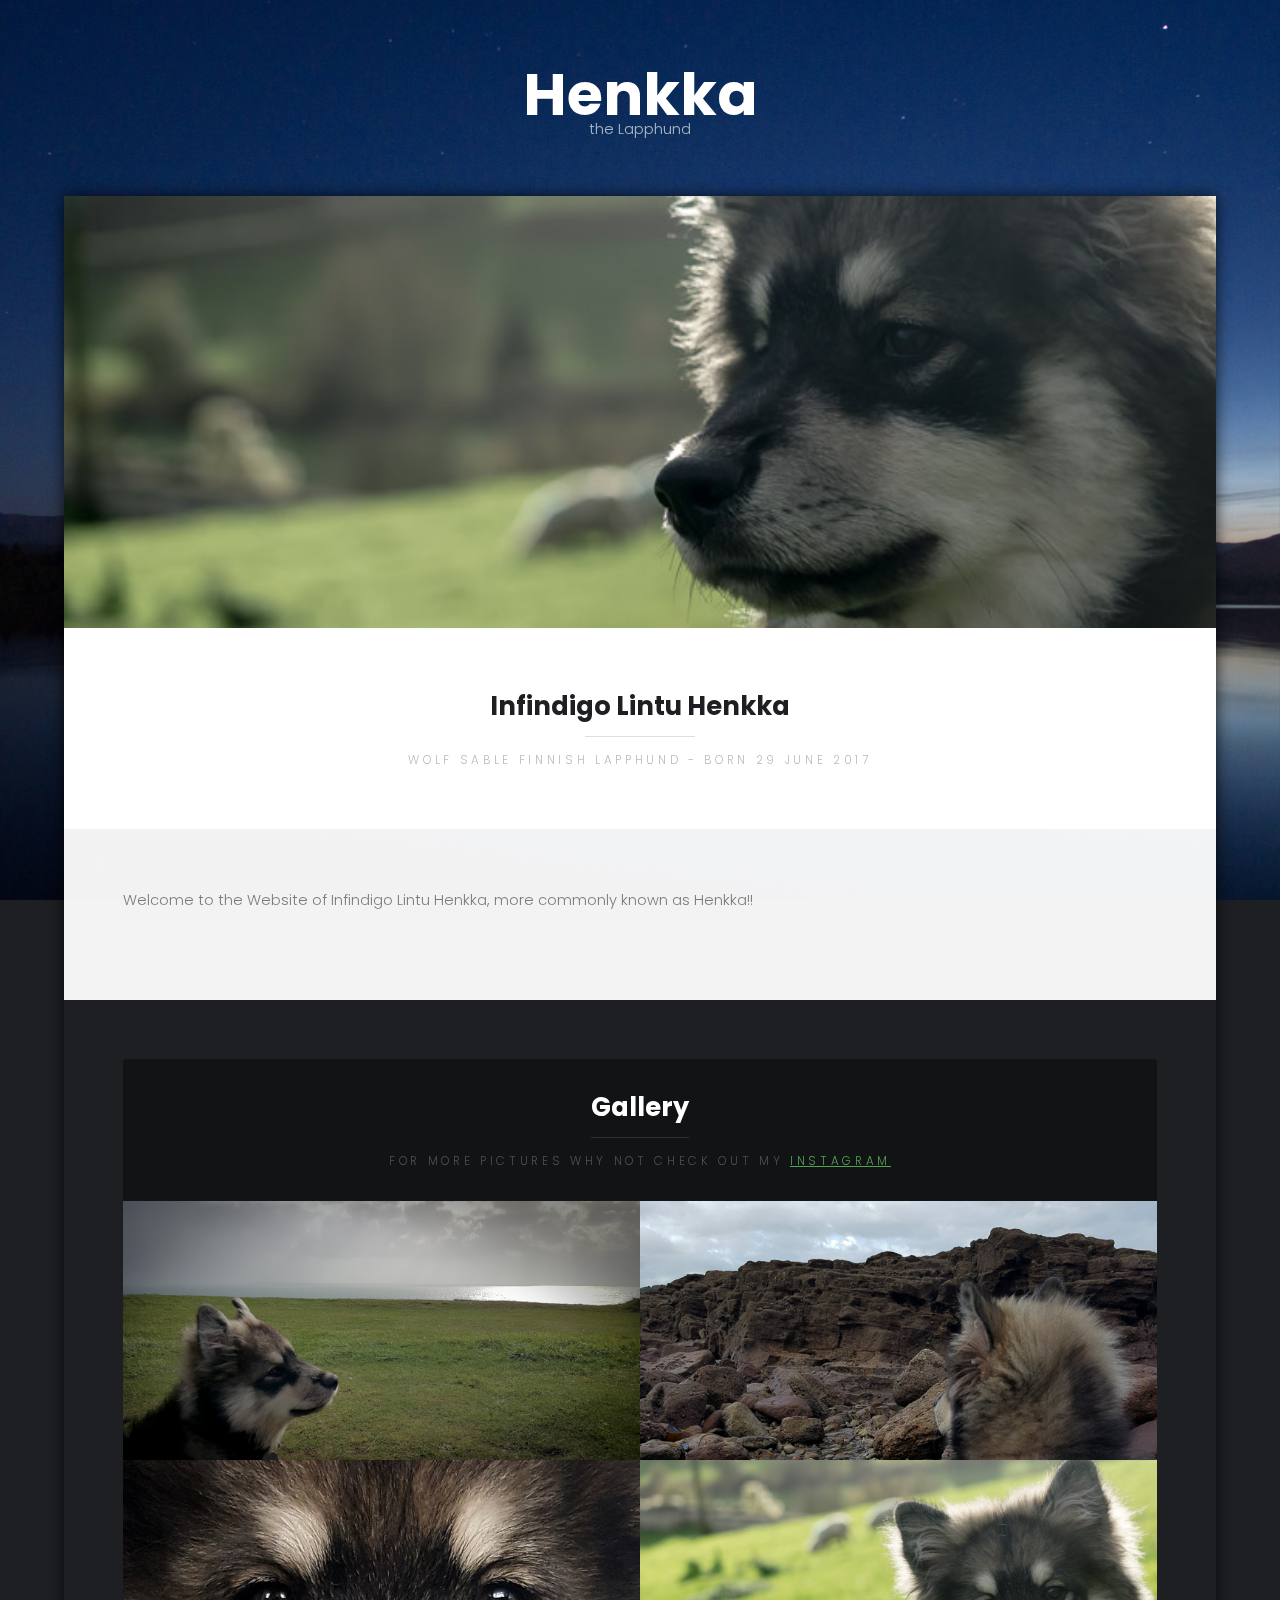
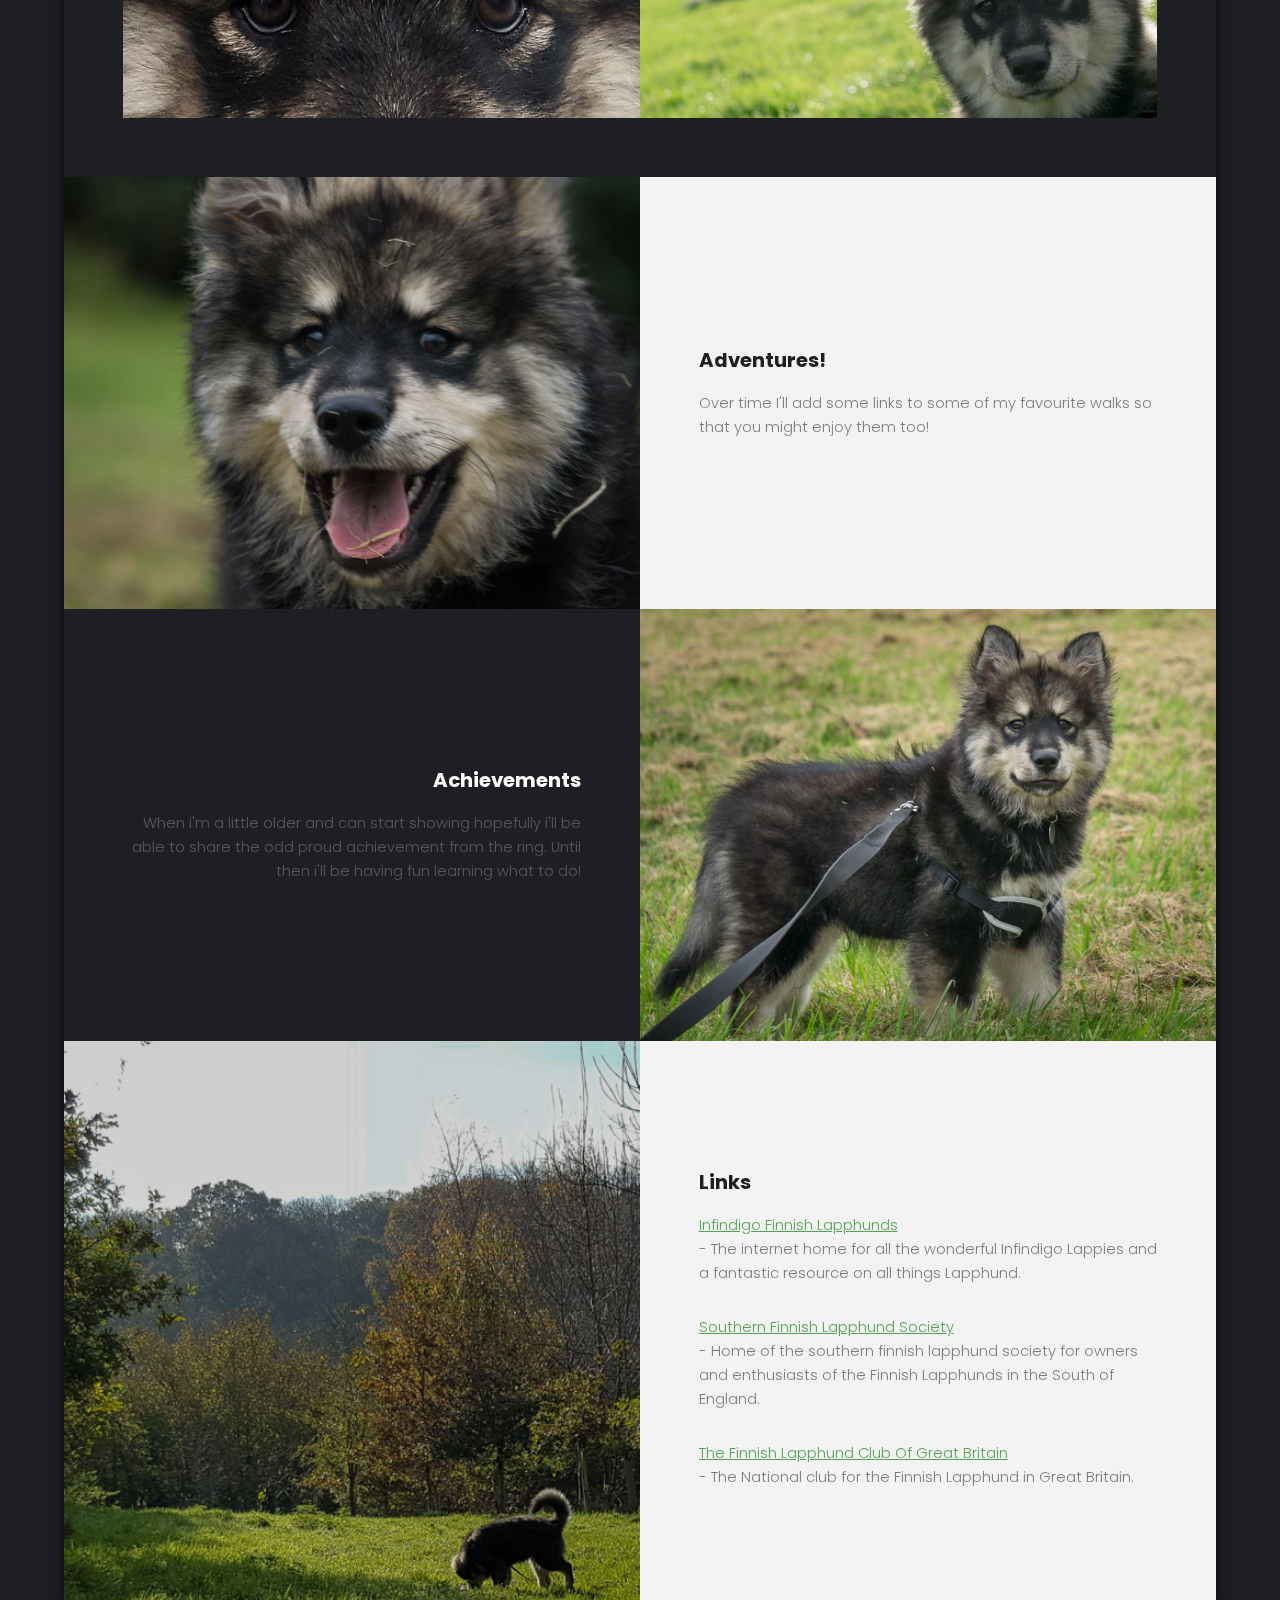
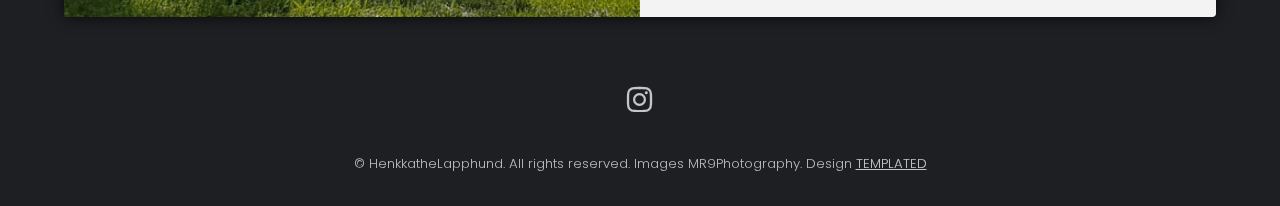
<file: index.html>
<!DOCTYPE HTML>
<!--
	Caminar by TEMPLATED
	templated.co @templatedco
	Released for free under the Creative Commons Attribution 3.0 license (templated.co/license)
-->
<html>
	<head>
		<!-- Global site tag (gtag.js) - Google Analytics -->
		<script async src="https://www.googletagmanager.com/gtag/js?id=UA-109326311-1"></script>
		<script>
  		window.dataLayer = window.dataLayer || [];
  		function gtag(){dataLayer.push(arguments);}
  		gtag('js', new Date());

  		gtag('config', 'UA-109326311-1');
		</script>
		<title>Henkka the Lapphund</title>
		<meta charset="utf-8" />
		<meta name="viewport" content="width=device-width, initial-scale=1" />
		<link rel="stylesheet" href="assets/css/main.css" />
		<link rel="apple-touch-icon" sizes="57x57" href="images/favicon/apple-icon-57x57.png">
		<link rel="apple-touch-icon" sizes="60x60" href="images/favicon/apple-icon-60x60.png">
		<link rel="apple-touch-icon" sizes="72x72" href="images/favicon/apple-icon-72x72.png">
		<link rel="apple-touch-icon" sizes="76x76" href="images/favicon/apple-icon-76x76.png">
		<link rel="apple-touch-icon" sizes="114x114" href="images/favicon/apple-icon-114x114.png">
		<link rel="apple-touch-icon" sizes="120x120" href="images/favicon/apple-icon-120x120.png">
		<link rel="apple-touch-icon" sizes="144x144" href="images/favicon/apple-icon-144x144.png">
		<link rel="apple-touch-icon" sizes="152x152" href="images/favicon/apple-icon-152x152.png">
		<link rel="apple-touch-icon" sizes="180x180" href="images/favicon/apple-icon-180x180.png">
		<link rel="icon" type="image/png" sizes="192x192"  href="images/favicon/android-icon-192x192.png">
		<link rel="icon" type="image/png" sizes="32x32" href="images/favicon/favicon-32x32.png">
		<link rel="icon" type="image/png" sizes="96x96" href="images/favicon/favicon-96x96.png">
		<link rel="icon" type="image/png" sizes="16x16" href="images/favicon/favicon-16x16.png">
		<link rel="manifest" href="images/favicon/manifest.json">
		<meta name="msapplication-TileColor" content="#ffffff">
		<meta name="msapplication-TileImage" content="images/favicon/ms-icon-144x144.png">
		<meta name="theme-color" content="#ffffff">
	</head>
	<body>

		<!-- Header -->
			<header id="header">
				<div class="logo"><a href="#">Henkka <span>the Lapphund</span></a></div>
			</header>

		<!-- Main -->
			<section id="main">
				<div class="inner">

				<!-- One -->
					<section id="one" class="wrapper style1">

						<div class="image fit flush">
							<img src="images/pic02.jpg" alt="" />
						</div>
						<header class="special">
							<h2>Infindigo Lintu Henkka</h2>
							<p>Wolf Sable Finnish Lapphund - Born 29 June 2017</p>
						</header>
						<div class="content">
							<p>Welcome to the Website of Infindigo Lintu Henkka, more commonly known as Henkka!! </p>
							<p></p>
						</div>
					</section>

				<!-- Two -->
					<section id="two" class="wrapper style2">
						<header>
							<h2>Gallery</h2>
							<p>For more pictures why not check out my <a href="https://www.instagram.com/henkkathelapphund/">Instagram</a> </p>
						</header>
						<div class="content">
							<div class="gallery">
								<div>
									<div class="image fit flush">
										<a href="images/pic03.jpg"><img src="images/pic03.jpg" alt="" /></a>
									</div>
								</div>
								<div>
									<div class="image fit flush">
										<a href="images/pic01.jpg"><img src="images/pic01.jpg" alt="" /></a>
									</div>
								</div>
								<div>
									<div class="image fit flush">
										<a href="images/pic04.jpg"><img src="images/pic04.jpg" alt="" /></a>
									</div>
								</div>
								<div>
									<div class="image fit flush">
										<a href="images/pic05.jpg"><img src="images/pic05.jpg" alt="" /></a>
									</div>
								</div>
							</div>
						</div>
					</section>

				<!-- Three -->
					<section id="three" class="wrapper">
						<div class="spotlight">
							<div class="image flush"><img src="images/pic06.jpg" alt="" /></div>
							<div class="inner">
								<h3>Adventures!</h3>
								<p>Over time I'll add some links to some of my favourite walks so that you might enjoy them too!</p>
							</div>
						</div>
						<div class="spotlight alt">
							<div class="image flush"><img src="images/pic07.jpg" alt="" /></div>
							<div  class="inner">
								<h3>Achievements</h3>
								<p>When i'm a little older and can start showing hopefully i'll be able to share the odd proud achievement from the ring. Until then i'll be having fun learning what to do!</p>
							</div>
						</div>
						<div class="spotlight">
							<div class="image flush"><img src="images/pic08.jpg" alt="" /></div>
							<div class="inner">
								<h3>Links</h3>
								<p><a href="http://infindigo.co.uk/">Infindigo Finnish Lapphunds</a><br> - The internet home for all the wonderful Infindigo Lappies and a fantastic resource on all things Lapphund.
								<p><a href="https://southernfinnishlapphundsociety.co.uk/">Southern Finnish Lapphund Society</a><br>- Home of the southern finnish lapphund society for owners and enthusiasts of the Finnish Lapphunds in the South of England.
								<p><a href="http://www.finnishlapphund-club.co.uk/">The Finnish Lapphund Club Of Great Britain</a><br>- The National club for the Finnish Lapphund in Great Britain. </p>
							</div>
						</div>
					</section>

				</div>
			</section>

		<!-- Footer -->
			<footer id="footer">
				<div class="container">
					<ul class="icons">
						<li><a href="https://www.instagram.com/henkkathelapphund/" class="icon fa-instagram"><span class="label">Instagram</span></a></li>					
					</ul>
				</div>
				<div class="copyright">
					&copy; HenkkatheLapphund. All rights reserved. Images MR9Photography. Design <a href="https://templated.co">TEMPLATED</a>
				</div>
			</footer>

		<!-- Scripts -->
			<script src="assets/js/jquery.min.js"></script>
			<script src="assets/js/jquery.poptrox.min.js"></script>
			<script src="assets/js/skel.min.js"></script>
			<script src="assets/js/util.js"></script>
			<script src="assets/js/main.js"></script>

	</body>
</html>
</file>
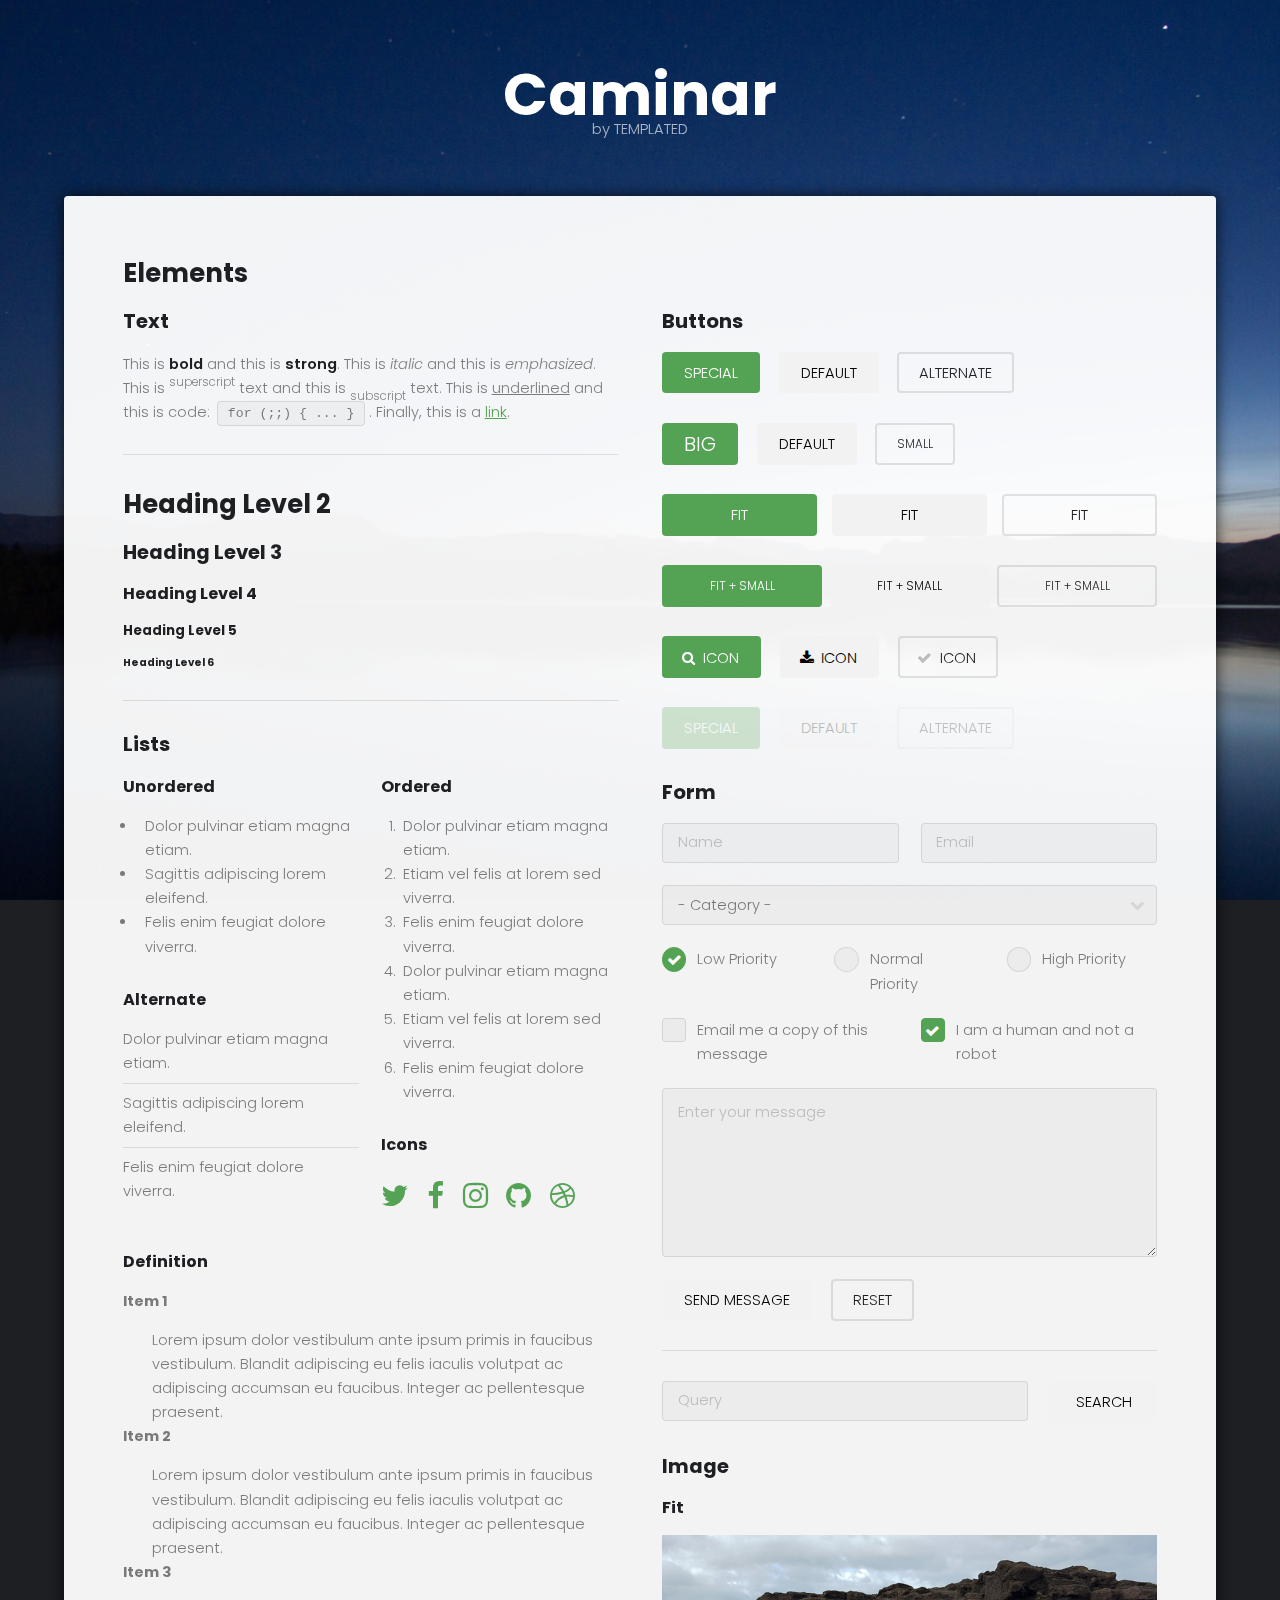
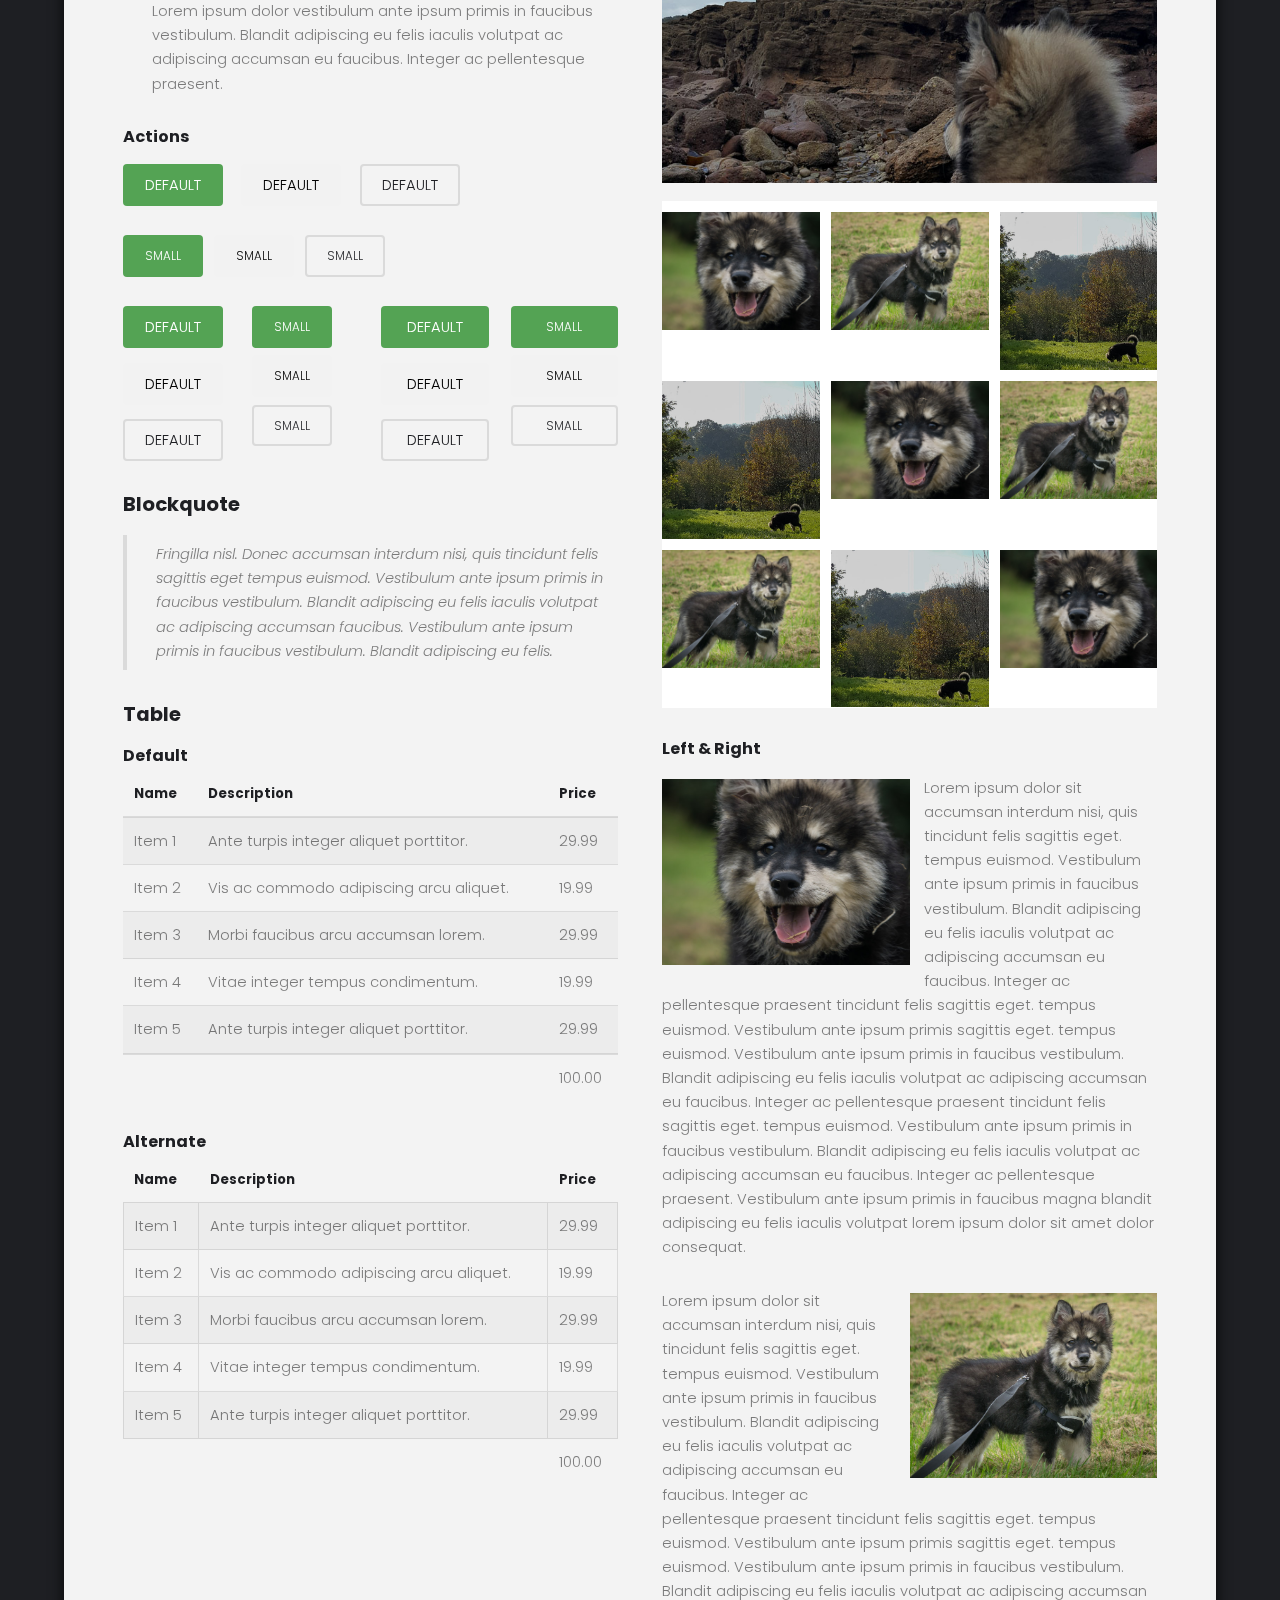
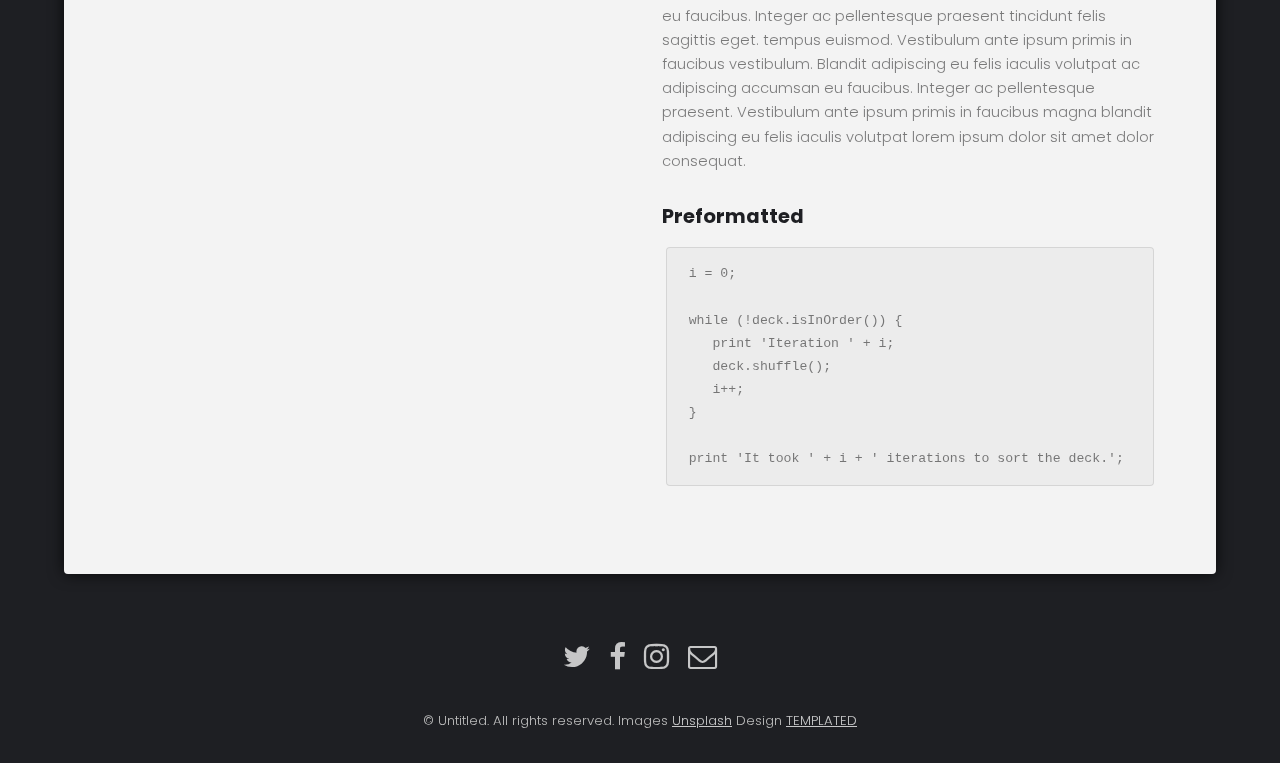
<file: elements.html>
<!DOCTYPE HTML>
<!--
	Caminar by TEMPLATED
	templated.co @templatedco
	Released for free under the Creative Commons Attribution 3.0 license (templated.co/license)
-->
<html>
	<head>
		<title>Caminar by TEMPLATED</title>
		<meta charset="utf-8" />
		<meta name="viewport" content="width=device-width, initial-scale=1" />
		<link rel="stylesheet" href="assets/css/main.css" />
	</head>
	<body>

		<!-- Header -->
			<header id="header">
				<div class="logo"><a href="#">Caminar <span>by TEMPLATED</span></a></div>
			</header>

		<!-- Main -->
			<section id="main">
				<div class="inner">
					<div class="wrapper style1">
						<div class="content">

							<!-- Elements -->
								<h2 id="elements">Elements</h2>
								<div class="row 200%">
									<div class="6u 12u$(medium)">

										<!-- Text stuff -->
											<h3>Text</h3>
											<p>This is <b>bold</b> and this is <strong>strong</strong>. This is <i>italic</i> and this is <em>emphasized</em>.
											This is <sup>superscript</sup> text and this is <sub>subscript</sub> text.
											This is <u>underlined</u> and this is code: <code>for (;;) { ... }</code>.
											Finally, this is a <a href="#">link</a>.</p>
											<hr />
											<h2>Heading Level 2</h2>
											<h3>Heading Level 3</h3>
											<h4>Heading Level 4</h4>
											<h5>Heading Level 5</h5>
											<h6>Heading Level 6</h6>
											<hr />

										<!-- Lists -->
											<h3>Lists</h3>
											<div class="row">
												<div class="6u 12u$(small)">

													<h4>Unordered</h4>
													<ul>
														<li>Dolor pulvinar etiam magna etiam.</li>
														<li>Sagittis adipiscing lorem eleifend.</li>
														<li>Felis enim feugiat dolore viverra.</li>
													</ul>

													<h4>Alternate</h4>
													<ul class="alt">
														<li>Dolor pulvinar etiam magna etiam.</li>
														<li>Sagittis adipiscing lorem eleifend.</li>
														<li>Felis enim feugiat dolore viverra.</li>
													</ul>

												</div>
												<div class="6u$ 12u$(small)">

													<h4>Ordered</h4>
													<ol>
														<li>Dolor pulvinar etiam magna etiam.</li>
														<li>Etiam vel felis at lorem sed viverra.</li>
														<li>Felis enim feugiat dolore viverra.</li>
														<li>Dolor pulvinar etiam magna etiam.</li>
														<li>Etiam vel felis at lorem sed viverra.</li>
														<li>Felis enim feugiat dolore viverra.</li>
													</ol>

													<h4>Icons</h4>
													<ul class="icons">
														<li><a href="#" class="icon fa-twitter"><span class="label">Twitter</span></a></li>
														<li><a href="#" class="icon fa-facebook"><span class="label">Facebook</span></a></li>
														<li><a href="#" class="icon fa-instagram"><span class="label">Instagram</span></a></li>
														<li><a href="#" class="icon fa-github"><span class="label">Github</span></a></li>
														<li><a href="#" class="icon fa-dribbble"><span class="label">Dribbble</span></a></li>
													</ul>

												</div>
											</div>
											<h4>Definition</h4>
											<dl>
												<dt>Item 1</dt>
												<dd>
													<p>Lorem ipsum dolor vestibulum ante ipsum primis in faucibus vestibulum. Blandit adipiscing eu felis iaculis volutpat ac adipiscing accumsan eu faucibus. Integer ac pellentesque praesent.</p>
												</dd>
												<dt>Item 2</dt>
												<dd>
													<p>Lorem ipsum dolor vestibulum ante ipsum primis in faucibus vestibulum. Blandit adipiscing eu felis iaculis volutpat ac adipiscing accumsan eu faucibus. Integer ac pellentesque praesent.</p>
												</dd>
												<dt>Item 3</dt>
												<dd>
													<p>Lorem ipsum dolor vestibulum ante ipsum primis in faucibus vestibulum. Blandit adipiscing eu felis iaculis volutpat ac adipiscing accumsan eu faucibus. Integer ac pellentesque praesent.</p>
												</dd>
											</dl>

											<h4>Actions</h4>
											<ul class="actions">
												<li><a href="#" class="button special">Default</a></li>
												<li><a href="#" class="button">Default</a></li>
												<li><a href="#" class="button alt">Default</a></li>
											</ul>
											<ul class="actions small">
												<li><a href="#" class="button special small">Small</a></li>
												<li><a href="#" class="button small">Small</a></li>
												<li><a href="#" class="button alt small">Small</a></li>
											</ul>
											<div class="row">
												<div class="3u 12u$(small)">
													<ul class="actions vertical">
														<li><a href="#" class="button special">Default</a></li>
														<li><a href="#" class="button">Default</a></li>
														<li><a href="#" class="button alt">Default</a></li>
													</ul>
												</div>
												<div class="3u 12u$(small)">
													<ul class="actions vertical small">
														<li><a href="#" class="button special small">Small</a></li>
														<li><a href="#" class="button small">Small</a></li>
														<li><a href="#" class="button alt small">Small</a></li>
													</ul>
												</div>
												<div class="3u 12u$(small)">
													<ul class="actions vertical">
														<li><a href="#" class="button special fit">Default</a></li>
														<li><a href="#" class="button fit">Default</a></li>
														<li><a href="#" class="button alt fit">Default</a></li>
													</ul>
												</div>
												<div class="3u$ 12u$(small)">
													<ul class="actions vertical small">
														<li><a href="#" class="button special small fit">Small</a></li>
														<li><a href="#" class="button small fit">Small</a></li>
														<li><a href="#" class="button alt small fit">Small</a></li>
													</ul>
												</div>
											</div>

										<!-- Blockquote -->
											<h3>Blockquote</h3>
											<blockquote>Fringilla nisl. Donec accumsan interdum nisi, quis tincidunt felis sagittis eget tempus euismod. Vestibulum ante ipsum primis in faucibus vestibulum. Blandit adipiscing eu felis iaculis volutpat ac adipiscing accumsan faucibus. Vestibulum ante ipsum primis in faucibus vestibulum. Blandit adipiscing eu felis.</blockquote>

										<!-- Table -->
											<h3>Table</h3>

											<h4>Default</h4>
											<div class="table-wrapper">
												<table>
													<thead>
														<tr>
															<th>Name</th>
															<th>Description</th>
															<th>Price</th>
														</tr>
													</thead>
													<tbody>
														<tr>
															<td>Item 1</td>
															<td>Ante turpis integer aliquet porttitor.</td>
															<td>29.99</td>
														</tr>
														<tr>
															<td>Item 2</td>
															<td>Vis ac commodo adipiscing arcu aliquet.</td>
															<td>19.99</td>
														</tr>
														<tr>
															<td>Item 3</td>
															<td> Morbi faucibus arcu accumsan lorem.</td>
															<td>29.99</td>
														</tr>
														<tr>
															<td>Item 4</td>
															<td>Vitae integer tempus condimentum.</td>
															<td>19.99</td>
														</tr>
														<tr>
															<td>Item 5</td>
															<td>Ante turpis integer aliquet porttitor.</td>
															<td>29.99</td>
														</tr>
													</tbody>
													<tfoot>
														<tr>
															<td colspan="2"></td>
															<td>100.00</td>
														</tr>
													</tfoot>
												</table>
											</div>

											<h4>Alternate</h4>
											<div class="table-wrapper">
												<table class="alt">
													<thead>
														<tr>
															<th>Name</th>
															<th>Description</th>
															<th>Price</th>
														</tr>
													</thead>
													<tbody>
														<tr>
															<td>Item 1</td>
															<td>Ante turpis integer aliquet porttitor.</td>
															<td>29.99</td>
														</tr>
														<tr>
															<td>Item 2</td>
															<td>Vis ac commodo adipiscing arcu aliquet.</td>
															<td>19.99</td>
														</tr>
														<tr>
															<td>Item 3</td>
															<td> Morbi faucibus arcu accumsan lorem.</td>
															<td>29.99</td>
														</tr>
														<tr>
															<td>Item 4</td>
															<td>Vitae integer tempus condimentum.</td>
															<td>19.99</td>
														</tr>
														<tr>
															<td>Item 5</td>
															<td>Ante turpis integer aliquet porttitor.</td>
															<td>29.99</td>
														</tr>
													</tbody>
													<tfoot>
														<tr>
															<td colspan="2"></td>
															<td>100.00</td>
														</tr>
													</tfoot>
												</table>
											</div>

									</div>
									<div class="6u$ 12u$(medium)">

										<!-- Buttons -->
											<h3>Buttons</h3>
											<ul class="actions">
												<li><a href="#" class="button special">Special</a></li>
												<li><a href="#" class="button">Default</a></li>
												<li><a href="#" class="button alt">Alternate</a></li>
											</ul>
											<ul class="actions">
												<li><a href="#" class="button special big">Big</a></li>
												<li><a href="#" class="button">Default</a></li>
												<li><a href="#" class="button alt small">Small</a></li>
											</ul>
											<ul class="actions fit">
												<li><a href="#" class="button special fit">Fit</a></li>
												<li><a href="#" class="button fit">Fit</a></li>
												<li><a href="#" class="button alt fit">Fit</a></li>
											</ul>
											<ul class="actions fit small">
												<li><a href="#" class="button special fit small">Fit + Small</a></li>
												<li><a href="#" class="button fit small">Fit + Small</a></li>
												<li><a href="#" class="button alt fit small">Fit + Small</a></li>
											</ul>
											<ul class="actions">
												<li><a href="#" class="button special icon fa-search">Icon</a></li>
												<li><a href="#" class="button icon fa-download">Icon</a></li>
												<li><a href="#" class="button alt icon fa-check">Icon</a></li>
											</ul>
											<ul class="actions">
												<li><span class="button special disabled">Special</span></li>
												<li><span class="button disabled">Default</span></li>
												<li><span class="button alt disabled">Alternate</span></li>
											</ul>

										<!-- Form -->
											<h3>Form</h3>

											<form method="post" action="#">
												<div class="row uniform">
													<div class="6u 12u$(xsmall)">
														<input type="text" name="name" id="name" value="" placeholder="Name" />
													</div>
													<div class="6u$ 12u$(xsmall)">
														<input type="email" name="email" id="email" value="" placeholder="Email" />
													</div>
													<!-- Break -->
													<div class="12u$">
														<div class="select-wrapper">
															<select name="category" id="category">
																<option value="">- Category -</option>
																<option value="1">Manufacturing</option>
																<option value="1">Shipping</option>
																<option value="1">Administration</option>
																<option value="1">Human Resources</option>
															</select>
														</div>
													</div>
													<!-- Break -->
													<div class="4u 12u$(small)">
														<input type="radio" id="priority-low" name="priority" checked>
														<label for="priority-low">Low Priority</label>
													</div>
													<div class="4u 12u$(small)">
														<input type="radio" id="priority-normal" name="priority">
														<label for="priority-normal">Normal Priority</label>
													</div>
													<div class="4u$ 12u$(small)">
														<input type="radio" id="priority-high" name="priority">
														<label for="priority-high">High Priority</label>
													</div>
													<!-- Break -->
													<div class="6u 12u$(small)">
														<input type="checkbox" id="copy" name="copy">
														<label for="copy">Email me a copy of this message</label>
													</div>
													<div class="6u$ 12u$(small)">
														<input type="checkbox" id="human" name="human" checked>
														<label for="human">I am a human and not a robot</label>
													</div>
													<!-- Break -->
													<div class="12u$">
														<textarea name="message" id="message" placeholder="Enter your message" rows="6"></textarea>
													</div>
													<!-- Break -->
													<div class="12u$">
														<ul class="actions">
															<li><input type="submit" value="Send Message" /></li>
															<li><input type="reset" value="Reset" class="alt" /></li>
														</ul>
													</div>
												</div>
											</form>

											<hr />

											<form method="post" action="#">
												<div class="row uniform">
													<div class="9u 12u$(small)">
														<input type="text" name="query" id="query" value="" placeholder="Query" />
													</div>
													<div class="3u$ 12u$(small)">
														<input type="submit" value="Search" class="fit" />
													</div>
												</div>
											</form>

										<!-- Image -->
											<h3>Image</h3>

											<h4>Fit</h4>
											<span class="image fit"><img src="images/pic01.jpg" alt="" /></span>
											<div class="box alt">
												<div class="row 50% uniform">
													<div class="4u"><span class="image fit"><img src="images/pic06.jpg" alt="" /></span></div>
													<div class="4u"><span class="image fit"><img src="images/pic07.jpg" alt="" /></span></div>
													<div class="4u$"><span class="image fit"><img src="images/pic08.jpg" alt="" /></span></div>
													<!-- Break -->
													<div class="4u"><span class="image fit"><img src="images/pic08.jpg" alt="" /></span></div>
													<div class="4u"><span class="image fit"><img src="images/pic06.jpg" alt="" /></span></div>
													<div class="4u$"><span class="image fit"><img src="images/pic07.jpg" alt="" /></span></div>
													<!-- Break -->
													<div class="4u"><span class="image fit"><img src="images/pic07.jpg" alt="" /></span></div>
													<div class="4u"><span class="image fit"><img src="images/pic08.jpg" alt="" /></span></div>
													<div class="4u$"><span class="image fit"><img src="images/pic06.jpg" alt="" /></span></div>
												</div>
											</div>

											<h4>Left &amp; Right</h4>
											<p><span class="image left"><img src="images/pic06.jpg" alt="" /></span>Lorem ipsum dolor sit accumsan interdum nisi, quis tincidunt felis sagittis eget. tempus euismod. Vestibulum ante ipsum primis in faucibus vestibulum. Blandit adipiscing eu felis iaculis volutpat ac adipiscing accumsan eu faucibus. Integer ac pellentesque praesent tincidunt felis sagittis eget. tempus euismod. Vestibulum ante ipsum primis sagittis eget. tempus euismod. Vestibulum ante ipsum primis in faucibus vestibulum. Blandit adipiscing eu felis iaculis volutpat ac adipiscing accumsan eu faucibus. Integer ac pellentesque praesent tincidunt felis sagittis eget. tempus euismod. Vestibulum ante ipsum primis in faucibus vestibulum. Blandit adipiscing eu felis iaculis volutpat ac adipiscing accumsan eu faucibus. Integer ac pellentesque praesent. Vestibulum ante ipsum primis in faucibus magna blandit adipiscing eu felis iaculis volutpat lorem ipsum dolor sit amet dolor consequat.</p>
											<p><span class="image right"><img src="images/pic07.jpg" alt="" /></span>Lorem ipsum dolor sit accumsan interdum nisi, quis tincidunt felis sagittis eget. tempus euismod. Vestibulum ante ipsum primis in faucibus vestibulum. Blandit adipiscing eu felis iaculis volutpat ac adipiscing accumsan eu faucibus. Integer ac pellentesque praesent tincidunt felis sagittis eget. tempus euismod. Vestibulum ante ipsum primis sagittis eget. tempus euismod. Vestibulum ante ipsum primis in faucibus vestibulum. Blandit adipiscing eu felis iaculis volutpat ac adipiscing accumsan eu faucibus. Integer ac pellentesque praesent tincidunt felis sagittis eget. tempus euismod. Vestibulum ante ipsum primis in faucibus vestibulum. Blandit adipiscing eu felis iaculis volutpat ac adipiscing accumsan eu faucibus. Integer ac pellentesque praesent. Vestibulum ante ipsum primis in faucibus magna blandit adipiscing eu felis iaculis volutpat lorem ipsum dolor sit amet dolor consequat.</p>

										<!-- Preformatted Code -->
											<h3>Preformatted</h3>
											<pre><code>i = 0;

while (!deck.isInOrder()) {
   print 'Iteration ' + i;
   deck.shuffle();
   i++;
}

print 'It took ' + i + ' iterations to sort the deck.';
</code></pre>

									</div>
								</div>
							</div>

						</div>
					</div>
			</section>

		<!-- Footer -->
			<footer id="footer">
				<div class="container">
					<ul class="icons">
						<li><a href="#" class="icon fa-twitter"><span class="label">Twitter</span></a></li>
						<li><a href="#" class="icon fa-facebook"><span class="label">Facebook</span></a></li>
						<li><a href="#" class="icon fa-instagram"><span class="label">Instagram</span></a></li>
						<li><a href="#" class="icon fa-envelope-o"><span class="label">Email</span></a></li>
					</ul>
				</div>
				<div class="copyright">
					&copy; Untitled. All rights reserved. Images <a href="https://unsplash.com">Unsplash</a> Design <a href="https://templated.co">TEMPLATED</a>
				</div>
			</footer>

		<!-- Scripts -->
			<script src="assets/js/jquery.min.js"></script>
			<script src="assets/js/jquery.poptrox.min.js"></script>
			<script src="assets/js/skel.min.js"></script>
			<script src="assets/js/util.js"></script>
			<script src="assets/js/main.js"></script>

	</body>
</html>
</file>
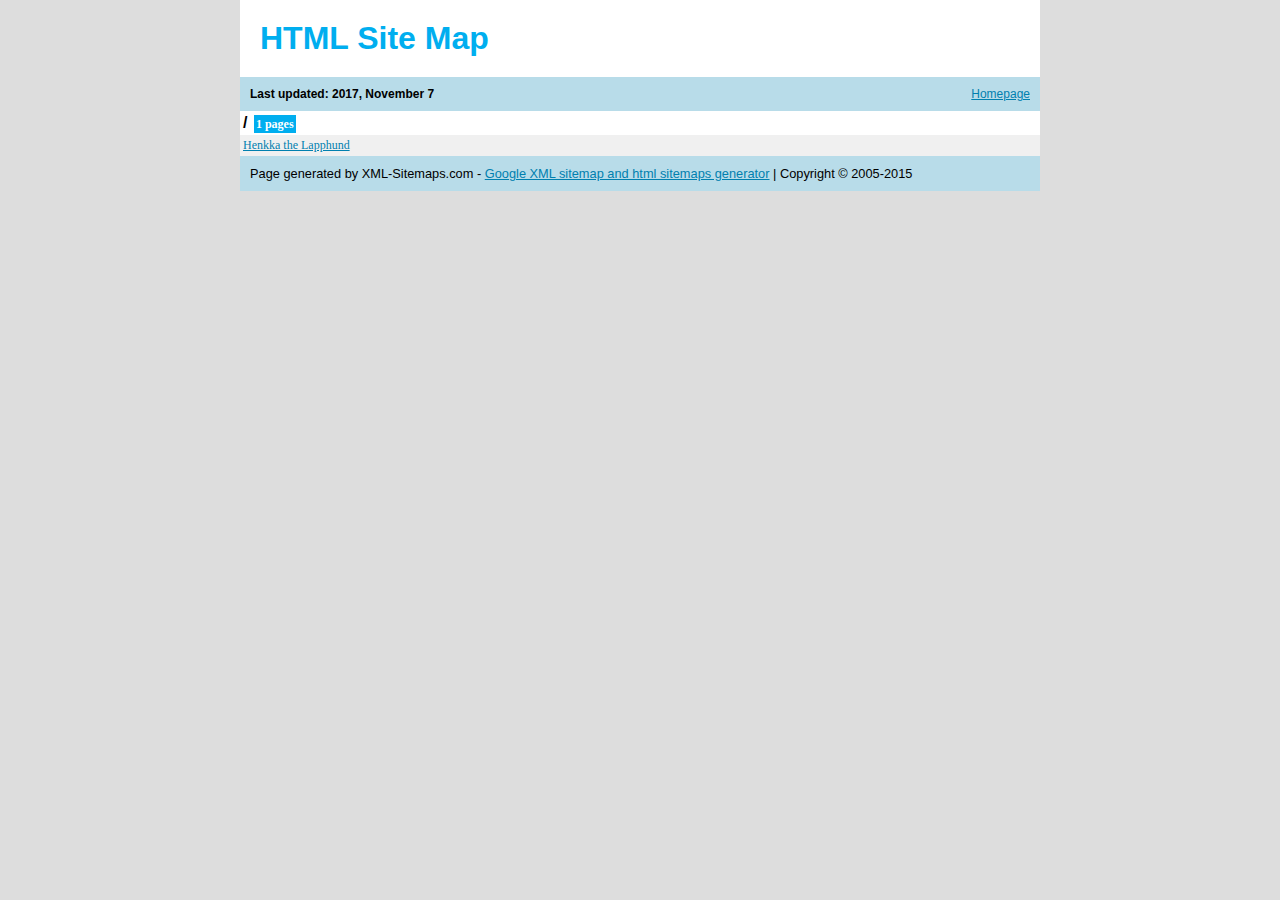
<file: sitemap.html>
<!DOCTYPE html PUBLIC "-//W3C//DTD XHTML 1.0 Transitional//EN" "http://www.w3.org/TR/xhtml1/DTD/xhtml1-transitional.dtd">
<html>
<head>
<title>Site Map  Page 1 - Generated by www.xml-sitemaps.com</title>
<meta http-equiv="Content-type" content="text/html; charset=utf-8" />
<style type="text/css">
body {
background-color: #DDD;
font: normal 80%  "Trebuchet MS", "Helvetica", sans-serif;
margin:0;
text-align:center;
}
#cont{
margin:auto;
width:800px;
text-align:left;
}
a:link,a:visited {
color: #0180AF;
text-decoration: underline;
}
a:hover {
color: #666;
}
h1 {
background-color:#fff;
padding:20px;
color:#00AEEF;
text-align:left;
font-size:32px;
margin:0px;
}
h3 {
font-size:12px;
background-color:#B8DCE9;
margin:0px;
padding:10px;
}
h3 a {
float:right;
font-weight:normal;
display:block;
}
th {
text-align:center;
background-color:#00AEEF;
color:#fff;
padding:4px;
font-weight:normal;
font-size:12px;
}
td {
font-size:12px;
padding:3px;
text-align:left;
}
tr {background: #fff}
tr:nth-child(odd) {background: #f0f0f0}
#footer {
background-color:#B8DCE9;
padding:10px;
}
.pager,.pager a {
background-color:#00AEEF;
color:#fff;
padding:3px;
}
.lhead {
background-color:#fff;
padding:3px;
font-weight:bold;
font-size:16px;
}
.lpart {
background-color:#f0f0f0;
padding:0px;
}
.lpage {
font:normal 12px verdana;
}
.lcount {
background-color:#00AEEF;
color:#fff;
padding:2px;
margin:2px;
font:bold 12px verdana;
}
a.aemphasis {
color:#009;
font-weight:bold;
}
</style>

</head>
<body>
<div id="cont">
<h1>HTML Site Map</h1>
<h3><a href="https://henkka.co.uk">Homepage</a>
Last updated: 2017, November 7
</h3>


<table cellpadding="0" cellspacing="0" border="0" width="100%">

<tr valign="top">
<td class="lpart" colspan="100"><div class="lhead">/
<span class="lcount">1 pages</span></div>

<table cellpadding="0" cellspacing="0" border="0" width="100%">

<tr><td class="lpage"><a href="https://henkka.co.uk/" title="Henkka the Lapphund">Henkka the Lapphund</a></td></tr>
</table>
</td>
</tr>

</table>


<!--
Please note:
You are not allowed to remove the copyright notice below.
Thank you!
www.xml-sitemaps.com
-->
<div id="footer">
Page generated by XML-Sitemaps.com - <a target="_blank" href="https://www.xml-sitemaps.com">Google XML sitemap and html sitemaps generator</a>
|
Copyright &copy; 2005-2015

</div>
</div>
</body>
</html>
</file>
<file: assets/css/main.css>
@import url(font-awesome.min.css);
@import url("https://fonts.googleapis.com/css?family=Poppins:300,400,500,600,700");

/*
	Caminar by TEMPLATED
	templated.co @templatedco
	Released for free under the Creative Commons Attribution 3.0 license (templated.co/license)
*/

/* Reset */

	html, body, div, span, applet, object, iframe, h1, h2, h3, h4, h5, h6, p, blockquote, pre, a, abbr, acronym, address, big, cite, code, del, dfn, em, img, ins, kbd, q, s, samp, small, strike, strong, sub, sup, tt, var, b, u, i, center, dl, dt, dd, ol, ul, li, fieldset, form, label, legend, table, caption, tbody, tfoot, thead, tr, th, td, article, aside, canvas, details, embed, figure, figcaption, footer, header, hgroup, menu, nav, output, ruby, section, summary, time, mark, audio, video {
		margin: 0;
		padding: 0;
		border: 0;
		font-size: 100%;
		font: inherit;
		vertical-align: baseline;
	}

	article, aside, details, figcaption, figure, footer, header, hgroup, menu, nav, section {
		display: block;
	}

	body {
		line-height: 1;
	}

	ol, ul {
		list-style: none;
	}

	blockquote, q {
		quotes: none;
	}

	blockquote:before, blockquote:after, q:before, q:after {
		content: '';
		content: none;
	}

	table {
		border-collapse: collapse;
		border-spacing: 0;
	}

	body {
		-webkit-text-size-adjust: none;
	}

/* Box Model */

	*, *:before, *:after {
		-moz-box-sizing: border-box;
		-webkit-box-sizing: border-box;
		box-sizing: border-box;
	}

/* Containers */

	.container {
		margin-left: auto;
		margin-right: auto;
	}

	.container.\31 25\25 {
		width: 100%;
		max-width: 100rem;
		min-width: 80rem;
	}

	.container.\37 5\25 {
		width: 60rem;
	}

	.container.\35 0\25 {
		width: 40rem;
	}

	.container.\32 5\25 {
		width: 20rem;
	}

	.container {
		width: 80rem;
	}

	@media screen and (max-width: 1680px) {

		.container.\31 25\25 {
			width: 100%;
			max-width: 100rem;
			min-width: 80rem;
		}

		.container.\37 5\25 {
			width: 60rem;
		}

		.container.\35 0\25 {
			width: 40rem;
		}

		.container.\32 5\25 {
			width: 20rem;
		}

		.container {
			width: 80rem;
		}

	}

	@media screen and (max-width: 1280px) {

		.container.\31 25\25 {
			width: 100%;
			max-width: 81.25rem;
			min-width: 65rem;
		}

		.container.\37 5\25 {
			width: 48.75rem;
		}

		.container.\35 0\25 {
			width: 32.5rem;
		}

		.container.\32 5\25 {
			width: 16.25rem;
		}

		.container {
			width: 65rem;
		}

	}

	@media screen and (max-width: 980px) {

		.container.\31 25\25 {
			width: 100%;
			max-width: 112.5%;
			min-width: 90%;
		}

		.container.\37 5\25 {
			width: 67.5%;
		}

		.container.\35 0\25 {
			width: 45%;
		}

		.container.\32 5\25 {
			width: 22.5%;
		}

		.container {
			width: 90%;
		}

	}

	@media screen and (max-width: 736px) {

		.container.\31 25\25 {
			width: 100%;
			max-width: 112.5%;
			min-width: 90%;
		}

		.container.\37 5\25 {
			width: 67.5%;
		}

		.container.\35 0\25 {
			width: 45%;
		}

		.container.\32 5\25 {
			width: 22.5%;
		}

		.container {
			width: 90% !important;
		}

	}

	@media screen and (max-width: 480px) {

		.container.\31 25\25 {
			width: 100%;
			max-width: 112.5%;
			min-width: 90%;
		}

		.container.\37 5\25 {
			width: 67.5%;
		}

		.container.\35 0\25 {
			width: 45%;
		}

		.container.\32 5\25 {
			width: 22.5%;
		}

		.container {
			width: 90% !important;
		}

	}

/* Grid */

	.row {
		border-bottom: solid 1px transparent;
		-moz-box-sizing: border-box;
		-webkit-box-sizing: border-box;
		box-sizing: border-box;
	}

	.row > * {
		float: left;
		-moz-box-sizing: border-box;
		-webkit-box-sizing: border-box;
		box-sizing: border-box;
	}

	.row:after, .row:before {
		content: '';
		display: block;
		clear: both;
		height: 0;
	}

	.row.uniform > * > :first-child {
		margin-top: 0;
	}

	.row.uniform > * > :last-child {
		margin-bottom: 0;
	}

	.row.\30 \25 > * {
		padding: 0 0 0 0rem;
	}

	.row.\30 \25 {
		margin: 0 0 -1px 0rem;
	}

	.row.uniform.\30 \25 > * {
		padding: 0rem 0 0 0rem;
	}

	.row.uniform.\30 \25 {
		margin: 0rem 0 -1px 0rem;
	}

	.row > * {
		padding: 0 0 0 2rem;
	}

	.row {
		margin: 0 0 -1px -2rem;
	}

	.row.uniform > * {
		padding: 2rem 0 0 2rem;
	}

	.row.uniform {
		margin: -2rem 0 -1px -2rem;
	}

	.row.\32 00\25 > * {
		padding: 0 0 0 4rem;
	}

	.row.\32 00\25 {
		margin: 0 0 -1px -4rem;
	}

	.row.uniform.\32 00\25 > * {
		padding: 4rem 0 0 4rem;
	}

	.row.uniform.\32 00\25 {
		margin: -4rem 0 -1px -4rem;
	}

	.row.\31 50\25 > * {
		padding: 0 0 0 3rem;
	}

	.row.\31 50\25 {
		margin: 0 0 -1px -3rem;
	}

	.row.uniform.\31 50\25 > * {
		padding: 3rem 0 0 3rem;
	}

	.row.uniform.\31 50\25 {
		margin: -3rem 0 -1px -3rem;
	}

	.row.\35 0\25 > * {
		padding: 0 0 0 1rem;
	}

	.row.\35 0\25 {
		margin: 0 0 -1px -1rem;
	}

	.row.uniform.\35 0\25 > * {
		padding: 1rem 0 0 1rem;
	}

	.row.uniform.\35 0\25 {
		margin: -1rem 0 -1px -1rem;
	}

	.row.\32 5\25 > * {
		padding: 0 0 0 0.5rem;
	}

	.row.\32 5\25 {
		margin: 0 0 -1px -0.5rem;
	}

	.row.uniform.\32 5\25 > * {
		padding: 0.5rem 0 0 0.5rem;
	}

	.row.uniform.\32 5\25 {
		margin: -0.5rem 0 -1px -0.5rem;
	}

	.\31 2u, .\31 2u\24 {
		width: 100%;
		clear: none;
		margin-left: 0;
	}

	.\31 1u, .\31 1u\24 {
		width: 91.6666666667%;
		clear: none;
		margin-left: 0;
	}

	.\31 0u, .\31 0u\24 {
		width: 83.3333333333%;
		clear: none;
		margin-left: 0;
	}

	.\39 u, .\39 u\24 {
		width: 75%;
		clear: none;
		margin-left: 0;
	}

	.\38 u, .\38 u\24 {
		width: 66.6666666667%;
		clear: none;
		margin-left: 0;
	}

	.\37 u, .\37 u\24 {
		width: 58.3333333333%;
		clear: none;
		margin-left: 0;
	}

	.\36 u, .\36 u\24 {
		width: 50%;
		clear: none;
		margin-left: 0;
	}

	.\35 u, .\35 u\24 {
		width: 41.6666666667%;
		clear: none;
		margin-left: 0;
	}

	.\34 u, .\34 u\24 {
		width: 33.3333333333%;
		clear: none;
		margin-left: 0;
	}

	.\33 u, .\33 u\24 {
		width: 25%;
		clear: none;
		margin-left: 0;
	}

	.\32 u, .\32 u\24 {
		width: 16.6666666667%;
		clear: none;
		margin-left: 0;
	}

	.\31 u, .\31 u\24 {
		width: 8.3333333333%;
		clear: none;
		margin-left: 0;
	}

	.\31 2u\24 + *,
	.\31 1u\24 + *,
	.\31 0u\24 + *,
	.\39 u\24 + *,
	.\38 u\24 + *,
	.\37 u\24 + *,
	.\36 u\24 + *,
	.\35 u\24 + *,
	.\34 u\24 + *,
	.\33 u\24 + *,
	.\32 u\24 + *,
	.\31 u\24 + * {
		clear: left;
	}

	.\-11u {
		margin-left: 91.66667%;
	}

	.\-10u {
		margin-left: 83.33333%;
	}

	.\-9u {
		margin-left: 75%;
	}

	.\-8u {
		margin-left: 66.66667%;
	}

	.\-7u {
		margin-left: 58.33333%;
	}

	.\-6u {
		margin-left: 50%;
	}

	.\-5u {
		margin-left: 41.66667%;
	}

	.\-4u {
		margin-left: 33.33333%;
	}

	.\-3u {
		margin-left: 25%;
	}

	.\-2u {
		margin-left: 16.66667%;
	}

	.\-1u {
		margin-left: 8.33333%;
	}

	@media screen and (max-width: 1680px) {

		.row > * {
			padding: 0 0 0 2rem;
		}

		.row {
			margin: 0 0 -1px -2rem;
		}

		.row.uniform > * {
			padding: 2rem 0 0 2rem;
		}

		.row.uniform {
			margin: -2rem 0 -1px -2rem;
		}

		.row.\32 00\25 > * {
			padding: 0 0 0 4rem;
		}

		.row.\32 00\25 {
			margin: 0 0 -1px -4rem;
		}

		.row.uniform.\32 00\25 > * {
			padding: 4rem 0 0 4rem;
		}

		.row.uniform.\32 00\25 {
			margin: -4rem 0 -1px -4rem;
		}

		.row.\31 50\25 > * {
			padding: 0 0 0 3rem;
		}

		.row.\31 50\25 {
			margin: 0 0 -1px -3rem;
		}

		.row.uniform.\31 50\25 > * {
			padding: 3rem 0 0 3rem;
		}

		.row.uniform.\31 50\25 {
			margin: -3rem 0 -1px -3rem;
		}

		.row.\35 0\25 > * {
			padding: 0 0 0 1rem;
		}

		.row.\35 0\25 {
			margin: 0 0 -1px -1rem;
		}

		.row.uniform.\35 0\25 > * {
			padding: 1rem 0 0 1rem;
		}

		.row.uniform.\35 0\25 {
			margin: -1rem 0 -1px -1rem;
		}

		.row.\32 5\25 > * {
			padding: 0 0 0 0.5rem;
		}

		.row.\32 5\25 {
			margin: 0 0 -1px -0.5rem;
		}

		.row.uniform.\32 5\25 > * {
			padding: 0.5rem 0 0 0.5rem;
		}

		.row.uniform.\32 5\25 {
			margin: -0.5rem 0 -1px -0.5rem;
		}

		.\31 2u\28xlarge\29, .\31 2u\24\28xlarge\29 {
			width: 100%;
			clear: none;
			margin-left: 0;
		}

		.\31 1u\28xlarge\29, .\31 1u\24\28xlarge\29 {
			width: 91.6666666667%;
			clear: none;
			margin-left: 0;
		}

		.\31 0u\28xlarge\29, .\31 0u\24\28xlarge\29 {
			width: 83.3333333333%;
			clear: none;
			margin-left: 0;
		}

		.\39 u\28xlarge\29, .\39 u\24\28xlarge\29 {
			width: 75%;
			clear: none;
			margin-left: 0;
		}

		.\38 u\28xlarge\29, .\38 u\24\28xlarge\29 {
			width: 66.6666666667%;
			clear: none;
			margin-left: 0;
		}

		.\37 u\28xlarge\29, .\37 u\24\28xlarge\29 {
			width: 58.3333333333%;
			clear: none;
			margin-left: 0;
		}

		.\36 u\28xlarge\29, .\36 u\24\28xlarge\29 {
			width: 50%;
			clear: none;
			margin-left: 0;
		}

		.\35 u\28xlarge\29, .\35 u\24\28xlarge\29 {
			width: 41.6666666667%;
			clear: none;
			margin-left: 0;
		}

		.\34 u\28xlarge\29, .\34 u\24\28xlarge\29 {
			width: 33.3333333333%;
			clear: none;
			margin-left: 0;
		}

		.\33 u\28xlarge\29, .\33 u\24\28xlarge\29 {
			width: 25%;
			clear: none;
			margin-left: 0;
		}

		.\32 u\28xlarge\29, .\32 u\24\28xlarge\29 {
			width: 16.6666666667%;
			clear: none;
			margin-left: 0;
		}

		.\31 u\28xlarge\29, .\31 u\24\28xlarge\29 {
			width: 8.3333333333%;
			clear: none;
			margin-left: 0;
		}

		.\31 2u\24\28xlarge\29 + *,
		.\31 1u\24\28xlarge\29 + *,
		.\31 0u\24\28xlarge\29 + *,
		.\39 u\24\28xlarge\29 + *,
		.\38 u\24\28xlarge\29 + *,
		.\37 u\24\28xlarge\29 + *,
		.\36 u\24\28xlarge\29 + *,
		.\35 u\24\28xlarge\29 + *,
		.\34 u\24\28xlarge\29 + *,
		.\33 u\24\28xlarge\29 + *,
		.\32 u\24\28xlarge\29 + *,
		.\31 u\24\28xlarge\29 + * {
			clear: left;
		}

		.\-11u\28xlarge\29 {
			margin-left: 91.66667%;
		}

		.\-10u\28xlarge\29 {
			margin-left: 83.33333%;
		}

		.\-9u\28xlarge\29 {
			margin-left: 75%;
		}

		.\-8u\28xlarge\29 {
			margin-left: 66.66667%;
		}

		.\-7u\28xlarge\29 {
			margin-left: 58.33333%;
		}

		.\-6u\28xlarge\29 {
			margin-left: 50%;
		}

		.\-5u\28xlarge\29 {
			margin-left: 41.66667%;
		}

		.\-4u\28xlarge\29 {
			margin-left: 33.33333%;
		}

		.\-3u\28xlarge\29 {
			margin-left: 25%;
		}

		.\-2u\28xlarge\29 {
			margin-left: 16.66667%;
		}

		.\-1u\28xlarge\29 {
			margin-left: 8.33333%;
		}

	}

	@media screen and (max-width: 1280px) {

		.row > * {
			padding: 0 0 0 1.5rem;
		}

		.row {
			margin: 0 0 -1px -1.5rem;
		}

		.row.uniform > * {
			padding: 1.5rem 0 0 1.5rem;
		}

		.row.uniform {
			margin: -1.5rem 0 -1px -1.5rem;
		}

		.row.\32 00\25 > * {
			padding: 0 0 0 3rem;
		}

		.row.\32 00\25 {
			margin: 0 0 -1px -3rem;
		}

		.row.uniform.\32 00\25 > * {
			padding: 3rem 0 0 3rem;
		}

		.row.uniform.\32 00\25 {
			margin: -3rem 0 -1px -3rem;
		}

		.row.\31 50\25 > * {
			padding: 0 0 0 2.25rem;
		}

		.row.\31 50\25 {
			margin: 0 0 -1px -2.25rem;
		}

		.row.uniform.\31 50\25 > * {
			padding: 2.25rem 0 0 2.25rem;
		}

		.row.uniform.\31 50\25 {
			margin: -2.25rem 0 -1px -2.25rem;
		}

		.row.\35 0\25 > * {
			padding: 0 0 0 0.75rem;
		}

		.row.\35 0\25 {
			margin: 0 0 -1px -0.75rem;
		}

		.row.uniform.\35 0\25 > * {
			padding: 0.75rem 0 0 0.75rem;
		}

		.row.uniform.\35 0\25 {
			margin: -0.75rem 0 -1px -0.75rem;
		}

		.row.\32 5\25 > * {
			padding: 0 0 0 0.375rem;
		}

		.row.\32 5\25 {
			margin: 0 0 -1px -0.375rem;
		}

		.row.uniform.\32 5\25 > * {
			padding: 0.375rem 0 0 0.375rem;
		}

		.row.uniform.\32 5\25 {
			margin: -0.375rem 0 -1px -0.375rem;
		}

		.\31 2u\28large\29, .\31 2u\24\28large\29 {
			width: 100%;
			clear: none;
			margin-left: 0;
		}

		.\31 1u\28large\29, .\31 1u\24\28large\29 {
			width: 91.6666666667%;
			clear: none;
			margin-left: 0;
		}

		.\31 0u\28large\29, .\31 0u\24\28large\29 {
			width: 83.3333333333%;
			clear: none;
			margin-left: 0;
		}

		.\39 u\28large\29, .\39 u\24\28large\29 {
			width: 75%;
			clear: none;
			margin-left: 0;
		}

		.\38 u\28large\29, .\38 u\24\28large\29 {
			width: 66.6666666667%;
			clear: none;
			margin-left: 0;
		}

		.\37 u\28large\29, .\37 u\24\28large\29 {
			width: 58.3333333333%;
			clear: none;
			margin-left: 0;
		}

		.\36 u\28large\29, .\36 u\24\28large\29 {
			width: 50%;
			clear: none;
			margin-left: 0;
		}

		.\35 u\28large\29, .\35 u\24\28large\29 {
			width: 41.6666666667%;
			clear: none;
			margin-left: 0;
		}

		.\34 u\28large\29, .\34 u\24\28large\29 {
			width: 33.3333333333%;
			clear: none;
			margin-left: 0;
		}

		.\33 u\28large\29, .\33 u\24\28large\29 {
			width: 25%;
			clear: none;
			margin-left: 0;
		}

		.\32 u\28large\29, .\32 u\24\28large\29 {
			width: 16.6666666667%;
			clear: none;
			margin-left: 0;
		}

		.\31 u\28large\29, .\31 u\24\28large\29 {
			width: 8.3333333333%;
			clear: none;
			margin-left: 0;
		}

		.\31 2u\24\28large\29 + *,
		.\31 1u\24\28large\29 + *,
		.\31 0u\24\28large\29 + *,
		.\39 u\24\28large\29 + *,
		.\38 u\24\28large\29 + *,
		.\37 u\24\28large\29 + *,
		.\36 u\24\28large\29 + *,
		.\35 u\24\28large\29 + *,
		.\34 u\24\28large\29 + *,
		.\33 u\24\28large\29 + *,
		.\32 u\24\28large\29 + *,
		.\31 u\24\28large\29 + * {
			clear: left;
		}

		.\-11u\28large\29 {
			margin-left: 91.66667%;
		}

		.\-10u\28large\29 {
			margin-left: 83.33333%;
		}

		.\-9u\28large\29 {
			margin-left: 75%;
		}

		.\-8u\28large\29 {
			margin-left: 66.66667%;
		}

		.\-7u\28large\29 {
			margin-left: 58.33333%;
		}

		.\-6u\28large\29 {
			margin-left: 50%;
		}

		.\-5u\28large\29 {
			margin-left: 41.66667%;
		}

		.\-4u\28large\29 {
			margin-left: 33.33333%;
		}

		.\-3u\28large\29 {
			margin-left: 25%;
		}

		.\-2u\28large\29 {
			margin-left: 16.66667%;
		}

		.\-1u\28large\29 {
			margin-left: 8.33333%;
		}

	}

	@media screen and (max-width: 980px) {

		.row > * {
			padding: 0 0 0 1.5rem;
		}

		.row {
			margin: 0 0 -1px -1.5rem;
		}

		.row.uniform > * {
			padding: 1.5rem 0 0 1.5rem;
		}

		.row.uniform {
			margin: -1.5rem 0 -1px -1.5rem;
		}

		.row.\32 00\25 > * {
			padding: 0 0 0 3rem;
		}

		.row.\32 00\25 {
			margin: 0 0 -1px -3rem;
		}

		.row.uniform.\32 00\25 > * {
			padding: 3rem 0 0 3rem;
		}

		.row.uniform.\32 00\25 {
			margin: -3rem 0 -1px -3rem;
		}

		.row.\31 50\25 > * {
			padding: 0 0 0 2.25rem;
		}

		.row.\31 50\25 {
			margin: 0 0 -1px -2.25rem;
		}

		.row.uniform.\31 50\25 > * {
			padding: 2.25rem 0 0 2.25rem;
		}

		.row.uniform.\31 50\25 {
			margin: -2.25rem 0 -1px -2.25rem;
		}

		.row.\35 0\25 > * {
			padding: 0 0 0 0.75rem;
		}

		.row.\35 0\25 {
			margin: 0 0 -1px -0.75rem;
		}

		.row.uniform.\35 0\25 > * {
			padding: 0.75rem 0 0 0.75rem;
		}

		.row.uniform.\35 0\25 {
			margin: -0.75rem 0 -1px -0.75rem;
		}

		.row.\32 5\25 > * {
			padding: 0 0 0 0.375rem;
		}

		.row.\32 5\25 {
			margin: 0 0 -1px -0.375rem;
		}

		.row.uniform.\32 5\25 > * {
			padding: 0.375rem 0 0 0.375rem;
		}

		.row.uniform.\32 5\25 {
			margin: -0.375rem 0 -1px -0.375rem;
		}

		.\31 2u\28medium\29, .\31 2u\24\28medium\29 {
			width: 100%;
			clear: none;
			margin-left: 0;
		}

		.\31 1u\28medium\29, .\31 1u\24\28medium\29 {
			width: 91.6666666667%;
			clear: none;
			margin-left: 0;
		}

		.\31 0u\28medium\29, .\31 0u\24\28medium\29 {
			width: 83.3333333333%;
			clear: none;
			margin-left: 0;
		}

		.\39 u\28medium\29, .\39 u\24\28medium\29 {
			width: 75%;
			clear: none;
			margin-left: 0;
		}

		.\38 u\28medium\29, .\38 u\24\28medium\29 {
			width: 66.6666666667%;
			clear: none;
			margin-left: 0;
		}

		.\37 u\28medium\29, .\37 u\24\28medium\29 {
			width: 58.3333333333%;
			clear: none;
			margin-left: 0;
		}

		.\36 u\28medium\29, .\36 u\24\28medium\29 {
			width: 50%;
			clear: none;
			margin-left: 0;
		}

		.\35 u\28medium\29, .\35 u\24\28medium\29 {
			width: 41.6666666667%;
			clear: none;
			margin-left: 0;
		}

		.\34 u\28medium\29, .\34 u\24\28medium\29 {
			width: 33.3333333333%;
			clear: none;
			margin-left: 0;
		}

		.\33 u\28medium\29, .\33 u\24\28medium\29 {
			width: 25%;
			clear: none;
			margin-left: 0;
		}

		.\32 u\28medium\29, .\32 u\24\28medium\29 {
			width: 16.6666666667%;
			clear: none;
			margin-left: 0;
		}

		.\31 u\28medium\29, .\31 u\24\28medium\29 {
			width: 8.3333333333%;
			clear: none;
			margin-left: 0;
		}

		.\31 2u\24\28medium\29 + *,
		.\31 1u\24\28medium\29 + *,
		.\31 0u\24\28medium\29 + *,
		.\39 u\24\28medium\29 + *,
		.\38 u\24\28medium\29 + *,
		.\37 u\24\28medium\29 + *,
		.\36 u\24\28medium\29 + *,
		.\35 u\24\28medium\29 + *,
		.\34 u\24\28medium\29 + *,
		.\33 u\24\28medium\29 + *,
		.\32 u\24\28medium\29 + *,
		.\31 u\24\28medium\29 + * {
			clear: left;
		}

		.\-11u\28medium\29 {
			margin-left: 91.66667%;
		}

		.\-10u\28medium\29 {
			margin-left: 83.33333%;
		}

		.\-9u\28medium\29 {
			margin-left: 75%;
		}

		.\-8u\28medium\29 {
			margin-left: 66.66667%;
		}

		.\-7u\28medium\29 {
			margin-left: 58.33333%;
		}

		.\-6u\28medium\29 {
			margin-left: 50%;
		}

		.\-5u\28medium\29 {
			margin-left: 41.66667%;
		}

		.\-4u\28medium\29 {
			margin-left: 33.33333%;
		}

		.\-3u\28medium\29 {
			margin-left: 25%;
		}

		.\-2u\28medium\29 {
			margin-left: 16.66667%;
		}

		.\-1u\28medium\29 {
			margin-left: 8.33333%;
		}

	}

	@media screen and (max-width: 736px) {

		.row > * {
			padding: 0 0 0 1.25rem;
		}

		.row {
			margin: 0 0 -1px -1.25rem;
		}

		.row.uniform > * {
			padding: 1.25rem 0 0 1.25rem;
		}

		.row.uniform {
			margin: -1.25rem 0 -1px -1.25rem;
		}

		.row.\32 00\25 > * {
			padding: 0 0 0 2.5rem;
		}

		.row.\32 00\25 {
			margin: 0 0 -1px -2.5rem;
		}

		.row.uniform.\32 00\25 > * {
			padding: 2.5rem 0 0 2.5rem;
		}

		.row.uniform.\32 00\25 {
			margin: -2.5rem 0 -1px -2.5rem;
		}

		.row.\31 50\25 > * {
			padding: 0 0 0 1.875rem;
		}

		.row.\31 50\25 {
			margin: 0 0 -1px -1.875rem;
		}

		.row.uniform.\31 50\25 > * {
			padding: 1.875rem 0 0 1.875rem;
		}

		.row.uniform.\31 50\25 {
			margin: -1.875rem 0 -1px -1.875rem;
		}

		.row.\35 0\25 > * {
			padding: 0 0 0 0.625rem;
		}

		.row.\35 0\25 {
			margin: 0 0 -1px -0.625rem;
		}

		.row.uniform.\35 0\25 > * {
			padding: 0.625rem 0 0 0.625rem;
		}

		.row.uniform.\35 0\25 {
			margin: -0.625rem 0 -1px -0.625rem;
		}

		.row.\32 5\25 > * {
			padding: 0 0 0 0.3125rem;
		}

		.row.\32 5\25 {
			margin: 0 0 -1px -0.3125rem;
		}

		.row.uniform.\32 5\25 > * {
			padding: 0.3125rem 0 0 0.3125rem;
		}

		.row.uniform.\32 5\25 {
			margin: -0.3125rem 0 -1px -0.3125rem;
		}

		.\31 2u\28small\29, .\31 2u\24\28small\29 {
			width: 100%;
			clear: none;
			margin-left: 0;
		}

		.\31 1u\28small\29, .\31 1u\24\28small\29 {
			width: 91.6666666667%;
			clear: none;
			margin-left: 0;
		}

		.\31 0u\28small\29, .\31 0u\24\28small\29 {
			width: 83.3333333333%;
			clear: none;
			margin-left: 0;
		}

		.\39 u\28small\29, .\39 u\24\28small\29 {
			width: 75%;
			clear: none;
			margin-left: 0;
		}

		.\38 u\28small\29, .\38 u\24\28small\29 {
			width: 66.6666666667%;
			clear: none;
			margin-left: 0;
		}

		.\37 u\28small\29, .\37 u\24\28small\29 {
			width: 58.3333333333%;
			clear: none;
			margin-left: 0;
		}

		.\36 u\28small\29, .\36 u\24\28small\29 {
			width: 50%;
			clear: none;
			margin-left: 0;
		}

		.\35 u\28small\29, .\35 u\24\28small\29 {
			width: 41.6666666667%;
			clear: none;
			margin-left: 0;
		}

		.\34 u\28small\29, .\34 u\24\28small\29 {
			width: 33.3333333333%;
			clear: none;
			margin-left: 0;
		}

		.\33 u\28small\29, .\33 u\24\28small\29 {
			width: 25%;
			clear: none;
			margin-left: 0;
		}

		.\32 u\28small\29, .\32 u\24\28small\29 {
			width: 16.6666666667%;
			clear: none;
			margin-left: 0;
		}

		.\31 u\28small\29, .\31 u\24\28small\29 {
			width: 8.3333333333%;
			clear: none;
			margin-left: 0;
		}

		.\31 2u\24\28small\29 + *,
		.\31 1u\24\28small\29 + *,
		.\31 0u\24\28small\29 + *,
		.\39 u\24\28small\29 + *,
		.\38 u\24\28small\29 + *,
		.\37 u\24\28small\29 + *,
		.\36 u\24\28small\29 + *,
		.\35 u\24\28small\29 + *,
		.\34 u\24\28small\29 + *,
		.\33 u\24\28small\29 + *,
		.\32 u\24\28small\29 + *,
		.\31 u\24\28small\29 + * {
			clear: left;
		}

		.\-11u\28small\29 {
			margin-left: 91.66667%;
		}

		.\-10u\28small\29 {
			margin-left: 83.33333%;
		}

		.\-9u\28small\29 {
			margin-left: 75%;
		}

		.\-8u\28small\29 {
			margin-left: 66.66667%;
		}

		.\-7u\28small\29 {
			margin-left: 58.33333%;
		}

		.\-6u\28small\29 {
			margin-left: 50%;
		}

		.\-5u\28small\29 {
			margin-left: 41.66667%;
		}

		.\-4u\28small\29 {
			margin-left: 33.33333%;
		}

		.\-3u\28small\29 {
			margin-left: 25%;
		}

		.\-2u\28small\29 {
			margin-left: 16.66667%;
		}

		.\-1u\28small\29 {
			margin-left: 8.33333%;
		}

	}

	@media screen and (max-width: 480px) {

		.row > * {
			padding: 0 0 0 1.25rem;
		}

		.row {
			margin: 0 0 -1px -1.25rem;
		}

		.row.uniform > * {
			padding: 1.25rem 0 0 1.25rem;
		}

		.row.uniform {
			margin: -1.25rem 0 -1px -1.25rem;
		}

		.row.\32 00\25 > * {
			padding: 0 0 0 2.5rem;
		}

		.row.\32 00\25 {
			margin: 0 0 -1px -2.5rem;
		}

		.row.uniform.\32 00\25 > * {
			padding: 2.5rem 0 0 2.5rem;
		}

		.row.uniform.\32 00\25 {
			margin: -2.5rem 0 -1px -2.5rem;
		}

		.row.\31 50\25 > * {
			padding: 0 0 0 1.875rem;
		}

		.row.\31 50\25 {
			margin: 0 0 -1px -1.875rem;
		}

		.row.uniform.\31 50\25 > * {
			padding: 1.875rem 0 0 1.875rem;
		}

		.row.uniform.\31 50\25 {
			margin: -1.875rem 0 -1px -1.875rem;
		}

		.row.\35 0\25 > * {
			padding: 0 0 0 0.625rem;
		}

		.row.\35 0\25 {
			margin: 0 0 -1px -0.625rem;
		}

		.row.uniform.\35 0\25 > * {
			padding: 0.625rem 0 0 0.625rem;
		}

		.row.uniform.\35 0\25 {
			margin: -0.625rem 0 -1px -0.625rem;
		}

		.row.\32 5\25 > * {
			padding: 0 0 0 0.3125rem;
		}

		.row.\32 5\25 {
			margin: 0 0 -1px -0.3125rem;
		}

		.row.uniform.\32 5\25 > * {
			padding: 0.3125rem 0 0 0.3125rem;
		}

		.row.uniform.\32 5\25 {
			margin: -0.3125rem 0 -1px -0.3125rem;
		}

		.\31 2u\28xsmall\29, .\31 2u\24\28xsmall\29 {
			width: 100%;
			clear: none;
			margin-left: 0;
		}

		.\31 1u\28xsmall\29, .\31 1u\24\28xsmall\29 {
			width: 91.6666666667%;
			clear: none;
			margin-left: 0;
		}

		.\31 0u\28xsmall\29, .\31 0u\24\28xsmall\29 {
			width: 83.3333333333%;
			clear: none;
			margin-left: 0;
		}

		.\39 u\28xsmall\29, .\39 u\24\28xsmall\29 {
			width: 75%;
			clear: none;
			margin-left: 0;
		}

		.\38 u\28xsmall\29, .\38 u\24\28xsmall\29 {
			width: 66.6666666667%;
			clear: none;
			margin-left: 0;
		}

		.\37 u\28xsmall\29, .\37 u\24\28xsmall\29 {
			width: 58.3333333333%;
			clear: none;
			margin-left: 0;
		}

		.\36 u\28xsmall\29, .\36 u\24\28xsmall\29 {
			width: 50%;
			clear: none;
			margin-left: 0;
		}

		.\35 u\28xsmall\29, .\35 u\24\28xsmall\29 {
			width: 41.6666666667%;
			clear: none;
			margin-left: 0;
		}

		.\34 u\28xsmall\29, .\34 u\24\28xsmall\29 {
			width: 33.3333333333%;
			clear: none;
			margin-left: 0;
		}

		.\33 u\28xsmall\29, .\33 u\24\28xsmall\29 {
			width: 25%;
			clear: none;
			margin-left: 0;
		}

		.\32 u\28xsmall\29, .\32 u\24\28xsmall\29 {
			width: 16.6666666667%;
			clear: none;
			margin-left: 0;
		}

		.\31 u\28xsmall\29, .\31 u\24\28xsmall\29 {
			width: 8.3333333333%;
			clear: none;
			margin-left: 0;
		}

		.\31 2u\24\28xsmall\29 + *,
		.\31 1u\24\28xsmall\29 + *,
		.\31 0u\24\28xsmall\29 + *,
		.\39 u\24\28xsmall\29 + *,
		.\38 u\24\28xsmall\29 + *,
		.\37 u\24\28xsmall\29 + *,
		.\36 u\24\28xsmall\29 + *,
		.\35 u\24\28xsmall\29 + *,
		.\34 u\24\28xsmall\29 + *,
		.\33 u\24\28xsmall\29 + *,
		.\32 u\24\28xsmall\29 + *,
		.\31 u\24\28xsmall\29 + * {
			clear: left;
		}

		.\-11u\28xsmall\29 {
			margin-left: 91.66667%;
		}

		.\-10u\28xsmall\29 {
			margin-left: 83.33333%;
		}

		.\-9u\28xsmall\29 {
			margin-left: 75%;
		}

		.\-8u\28xsmall\29 {
			margin-left: 66.66667%;
		}

		.\-7u\28xsmall\29 {
			margin-left: 58.33333%;
		}

		.\-6u\28xsmall\29 {
			margin-left: 50%;
		}

		.\-5u\28xsmall\29 {
			margin-left: 41.66667%;
		}

		.\-4u\28xsmall\29 {
			margin-left: 33.33333%;
		}

		.\-3u\28xsmall\29 {
			margin-left: 25%;
		}

		.\-2u\28xsmall\29 {
			margin-left: 16.66667%;
		}

		.\-1u\28xsmall\29 {
			margin-left: 8.33333%;
		}

	}

/* Basic */

	@-ms-viewport {
		width: device-width;
	}

	body {
		-ms-overflow-style: scrollbar;
	}

	@media screen and (max-width: 480px) {

		html, body {
			min-width: 320px;
		}

	}

	body {
		background: #fff;
	}

		body.is-loading *, body.is-loading *:before, body.is-loading *:after {
			-moz-animation: none !important;
			-webkit-animation: none !important;
			-ms-animation: none !important;
			animation: none !important;
			-moz-transition: none !important;
			-webkit-transition: none !important;
			-ms-transition: none !important;
			transition: none !important;
		}

/* Type */

	html {
		font-size: 13pt;
	}

		@media screen and (max-width: 1680px) {

			html {
				font-size: 11pt;
			}

		}

		@media screen and (max-width: 1280px) {

			html {
				font-size: 11pt;
			}

		}

		@media screen and (max-width: 980px) {

			html {
				font-size: 12pt;
			}

		}

		@media screen and (max-width: 736px) {

			html {
				font-size: 12pt;
			}

		}

		@media screen and (max-width: 480px) {

			html {
				font-size: 12pt;
			}

		}

	body {
		background-color: #fff;
		color: rgba(0, 0, 0, 0.5);
	}

	body, input, select, textarea {
		font-family: "Poppins", sans-serif;
		font-weight: 300;
		font-size: 1rem;
		line-height: 1.65;
	}

	a {
		text-decoration: underline;
	}

		a:hover {
			text-decoration: none;
		}

	strong, b {
		font-weight: 600;
	}

	em, i {
		font-style: italic;
	}

	p {
		margin: 0 0 2rem 0;
	}

		p:last-child {
			margin: 0;
		}

		p.special {
			text-transform: uppercase;
			font-size: .75rem;
			font-weight: 300;
			margin: 0 0 .5rem 0;
			padding: 0 0 1rem 0;
			letter-spacing: .25rem;
		}

			p.special:after {
				content: '';
				position: absolute;
				margin: auto;
				right: 0;
				bottom: 0;
				left: 0;
				width: 50%;
				height: 1px;
				background-color: rgba(0, 0, 0, 0.125);
			}

	h1, h2, h3, h4, h5, h6 {
		font-weight: 700;
		line-height: 1.5;
		margin: 0 0 1rem 0;
	}

		h1 a, h2 a, h3 a, h4 a, h5 a, h6 a {
			color: inherit;
			text-decoration: none;
		}

	h2 {
		font-size: 1.75rem;
	}

	h3 {
		font-size: 1.35rem;
	}

	h4 {
		font-size: 1.1rem;
	}

	h5 {
		font-size: 0.9rem;
	}

	h6 {
		font-size: 0.7rem;
	}

	sub {
		font-size: 0.8rem;
		position: relative;
		top: 0.5rem;
	}

	sup {
		font-size: 0.8rem;
		position: relative;
		top: -0.5rem;
	}

	blockquote {
		border-left: solid 4px;
		font-style: italic;
		margin: 0 0 2rem 0;
		padding: 0.5rem 0 0.5rem 2rem;
	}

	code {
		border-radius: 4px;
		border: solid 1px;
		font-family: "Courier New", monospace;
		font-size: 0.9rem;
		margin: 0 0.25rem;
		padding: 0.25rem 0.65rem;
	}

	pre {
		-webkit-overflow-scrolling: touch;
		font-family: "Courier New", monospace;
		font-size: 0.9rem;
		margin: 0 0 2rem 0;
	}

		pre code {
			display: block;
			line-height: 1.75;
			padding: 1rem 1.5rem;
			overflow-x: auto;
		}

	hr {
		border: 0;
		border-bottom: solid 1px;
		margin: 2rem 0;
	}

		hr.major {
			margin: 3rem 0;
		}

	.align-left {
		text-align: left;
	}

	.align-center {
		text-align: center;
	}

	.align-right {
		text-align: right;
	}

	input, select, textarea {
		color: #1e1f23;
	}

	a {
		color: #54a354;
	}

	strong, b {
		color: #1e1f23;
	}

	h1, h2, h3, h4, h5, h6 {
		color: #1e1f23;
	}

	blockquote {
		border-left-color: rgba(144, 144, 144, 0.25);
	}

	code {
		background: rgba(144, 144, 144, 0.075);
		border-color: rgba(144, 144, 144, 0.25);
	}

	hr {
		border-bottom-color: rgba(144, 144, 144, 0.25);
	}

/* Box */

	.box {
		margin-bottom: 2rem;
		background: rgba(255, 255, 255, 0.95);
		border-radius: 4px;
	}

		.box .image.fit {
			margin: 0;
			border-radius: 0;
		}

			.box .image.fit img {
				border-radius: 0;
			}

		.box header {
			margin: 0 0 2rem 0;
		}

			.box header h2 {
				margin-bottom: 1rem;
				position: relative;
				padding-bottom: 1rem;
				font-weight: 700;
			}

				.box header h2:after {
					content: '';
					position: absolute;
					margin: auto;
					right: 0;
					bottom: 0;
					left: 0;
					width: 10%;
					height: 1px;
					background-color: rgba(0, 0, 0, 0.125);
				}

			.box header p {
				text-transform: uppercase;
				font-size: .75rem;
				font-weight: 300;
				margin: 1rem 0;
				padding: 0;
				letter-spacing: .25rem;
			}

		.box .content {
			padding: 3rem;
		}

		.box > :last-child,
		.box > :last-child > :last-child,
		.box > :last-child > :last-child > :last-child {
			margin-bottom: 0;
		}

		.box.alt {
			border: 0;
			border-radius: 0;
			padding: 0;
		}

		@media screen and (max-width: 736px) {

			.box .content {
				padding: 2rem;
			}

		}

	.box {
		border-color: rgba(144, 144, 144, 0.25);
	}

/* Button */

	input[type="submit"],
	input[type="reset"],
	input[type="button"],
	button,
	.button {
		-moz-appearance: none;
		-webkit-appearance: none;
		-ms-appearance: none;
		appearance: none;
		-moz-transition: background-color 0.2s ease-in-out, color 0.2s ease-in-out;
		-webkit-transition: background-color 0.2s ease-in-out, color 0.2s ease-in-out;
		-ms-transition: background-color 0.2s ease-in-out, color 0.2s ease-in-out;
		transition: background-color 0.2s ease-in-out, color 0.2s ease-in-out;
		border-radius: 4px;
		border: 0;
		cursor: pointer;
		display: inline-block;
		font-weight: 300;
		height: 2.85rem;
		line-height: 2.95rem;
		padding: 0 1.5rem;
		text-align: center;
		text-decoration: none;
		text-transform: uppercase;
		white-space: nowrap;
	}

		input[type="submit"].icon,
		input[type="reset"].icon,
		input[type="button"].icon,
		button.icon,
		.button.icon {
			padding-left: 1.35rem;
		}

			input[type="submit"].icon:before,
			input[type="reset"].icon:before,
			input[type="button"].icon:before,
			button.icon:before,
			.button.icon:before {
				margin-right: 0.5rem;
			}

		input[type="submit"].fit,
		input[type="reset"].fit,
		input[type="button"].fit,
		button.fit,
		.button.fit {
			display: block;
			margin: 0 0 1rem 0;
			width: 100%;
		}

		input[type="submit"].small,
		input[type="reset"].small,
		input[type="button"].small,
		button.small,
		.button.small {
			font-size: 0.8rem;
		}

		input[type="submit"].big,
		input[type="reset"].big,
		input[type="button"].big,
		button.big,
		.button.big {
			font-size: 1.35rem;
		}

		input[type="submit"].disabled, input[type="submit"]:disabled,
		input[type="reset"].disabled,
		input[type="reset"]:disabled,
		input[type="button"].disabled,
		input[type="button"]:disabled,
		button.disabled,
		button:disabled,
		.button.disabled,
		.button:disabled {
			-moz-pointer-events: none;
			-webkit-pointer-events: none;
			-ms-pointer-events: none;
			pointer-events: none;
			opacity: 0.25;
		}

		@media screen and (max-width: 480px) {

			input[type="submit"],
			input[type="reset"],
			input[type="button"],
			button,
			.button {
				padding: 0;
				width: 100%;
			}

		}

	input[type="submit"],
	input[type="reset"],
	input[type="button"],
	button,
	.button {
		background-color: #f2f2f2;
		color: #000 !important;
	}

		input[type="submit"]:hover,
		input[type="reset"]:hover,
		input[type="button"]:hover,
		button:hover,
		.button:hover {
			background-color: white;
		}

		input[type="submit"]:active,
		input[type="reset"]:active,
		input[type="button"]:active,
		button:active,
		.button:active {
			background-color: #e5e5e5;
		}

		input[type="submit"].alt,
		input[type="reset"].alt,
		input[type="button"].alt,
		button.alt,
		.button.alt {
			background-color: transparent;
			box-shadow: inset 0 0 0 2px rgba(144, 144, 144, 0.25);
			color: #1e1f23 !important;
		}

			input[type="submit"].alt:hover,
			input[type="reset"].alt:hover,
			input[type="button"].alt:hover,
			button.alt:hover,
			.button.alt:hover {
				background-color: rgba(144, 144, 144, 0.075);
			}

			input[type="submit"].alt:active,
			input[type="reset"].alt:active,
			input[type="button"].alt:active,
			button.alt:active,
			.button.alt:active {
				background-color: rgba(144, 144, 144, 0.2);
			}

			input[type="submit"].alt.icon:before,
			input[type="reset"].alt.icon:before,
			input[type="button"].alt.icon:before,
			button.alt.icon:before,
			.button.alt.icon:before {
				color: #bbb;
			}

		input[type="submit"].special,
		input[type="reset"].special,
		input[type="button"].special,
		button.special,
		.button.special {
			background-color: #54a354;
			color: #ffffff !important;
		}

			input[type="submit"].special:hover,
			input[type="reset"].special:hover,
			input[type="button"].special:hover,
			button.special:hover,
			.button.special:hover {
				background-color: #62ae62;
			}

			input[type="submit"].special:active,
			input[type="reset"].special:active,
			input[type="button"].special:active,
			button.special:active,
			.button.special:active {
				background-color: #4b924b;
			}

/* Form */

	form {
		margin: 0 0 2rem 0;
	}

	label {
		display: block;
		font-size: 0.9rem;
		font-weight: 700;
		margin: 0 0 1rem 0;
	}

	input[type="text"],
	input[type="password"],
	input[type="email"],
	select,
	textarea {
		-moz-appearance: none;
		-webkit-appearance: none;
		-ms-appearance: none;
		appearance: none;
		border-radius: 4px;
		border: none;
		border: solid 1px;
		color: inherit;
		display: block;
		outline: 0;
		padding: 0 1rem;
		text-decoration: none;
		width: 100%;
	}

		input[type="text"]:invalid,
		input[type="password"]:invalid,
		input[type="email"]:invalid,
		select:invalid,
		textarea:invalid {
			box-shadow: none;
		}

	.select-wrapper {
		text-decoration: none;
		display: block;
		position: relative;
	}

		.select-wrapper:before {
			-moz-osx-font-smoothing: grayscale;
			-webkit-font-smoothing: antialiased;
			font-family: FontAwesome;
			font-style: normal;
			font-weight: normal;
			text-transform: none !important;
		}

		.select-wrapper:before {
			content: '\f078';
			display: block;
			height: 2.75rem;
			line-height: 2.75rem;
			pointer-events: none;
			position: absolute;
			right: 0;
			text-align: center;
			top: 0;
			width: 2.75rem;
		}

		.select-wrapper select::-ms-expand {
			display: none;
		}

	input[type="text"],
	input[type="password"],
	input[type="email"],
	select {
		height: 2.75rem;
	}

	textarea {
		padding: 0.75rem 1rem;
	}

	input[type="checkbox"],
	input[type="radio"] {
		-moz-appearance: none;
		-webkit-appearance: none;
		-ms-appearance: none;
		appearance: none;
		display: block;
		float: left;
		margin-right: -2rem;
		opacity: 0;
		width: 1rem;
		z-index: -1;
	}

		input[type="checkbox"] + label,
		input[type="radio"] + label {
			text-decoration: none;
			cursor: pointer;
			display: inline-block;
			font-size: 1rem;
			font-weight: 300;
			padding-left: 2.4rem;
			padding-right: 0.75rem;
			position: relative;
		}

			input[type="checkbox"] + label:before,
			input[type="radio"] + label:before {
				-moz-osx-font-smoothing: grayscale;
				-webkit-font-smoothing: antialiased;
				font-family: FontAwesome;
				font-style: normal;
				font-weight: normal;
				text-transform: none !important;
			}

			input[type="checkbox"] + label:before,
			input[type="radio"] + label:before {
				border-radius: 4px;
				border: solid 1px;
				content: '';
				display: inline-block;
				height: 1.65rem;
				left: 0;
				line-height: 1.58125rem;
				position: absolute;
				text-align: center;
				top: 0;
				width: 1.65rem;
			}

		input[type="checkbox"]:checked + label:before,
		input[type="radio"]:checked + label:before {
			content: '\f00c';
		}

	input[type="checkbox"] + label:before {
		border-radius: 4px;
	}

	input[type="radio"] + label:before {
		border-radius: 100%;
	}

	::-webkit-input-placeholder {
		opacity: 1.0;
	}

	:-moz-placeholder {
		opacity: 1.0;
	}

	::-moz-placeholder {
		opacity: 1.0;
	}

	:-ms-input-placeholder {
		opacity: 1.0;
	}

	.formerize-placeholder {
		opacity: 1.0;
	}

	label {
		color: #1e1f23;
	}

	input[type="text"],
	input[type="password"],
	input[type="email"],
	select,
	textarea {
		background: rgba(144, 144, 144, 0.075);
		border-color: rgba(144, 144, 144, 0.25);
	}

		input[type="text"]:focus,
		input[type="password"]:focus,
		input[type="email"]:focus,
		select:focus,
		textarea:focus {
			border-color: #54a354;
			box-shadow: 0 0 0 1px #54a354;
		}

	.select-wrapper:before {
		color: rgba(144, 144, 144, 0.25);
	}

	input[type="checkbox"] + label,
	input[type="radio"] + label {
		color: rgba(0, 0, 0, 0.5);
	}

		input[type="checkbox"] + label:before,
		input[type="radio"] + label:before {
			background: rgba(144, 144, 144, 0.075);
			border-color: rgba(144, 144, 144, 0.25);
		}

	input[type="checkbox"]:checked + label:before,
	input[type="radio"]:checked + label:before {
		background-color: #54a354;
		border-color: #54a354;
		color: #ffffff;
	}

	input[type="checkbox"]:focus + label:before,
	input[type="radio"]:focus + label:before {
		border-color: #54a354;
		box-shadow: 0 0 0 1px #54a354;
	}

	::-webkit-input-placeholder {
		color: #bbb !important;
	}

	:-moz-placeholder {
		color: #bbb !important;
	}

	::-moz-placeholder {
		color: #bbb !important;
	}

	:-ms-input-placeholder {
		color: #bbb !important;
	}

	.formerize-placeholder {
		color: #bbb !important;
	}

/* Gallery */

	.gallery {
		width: 100%;
		margin: 0;
		display: -moz-flex;
		display: -webkit-flex;
		display: -ms-flex;
		display: flex;
		-moz-flex-wrap: wrap;
		-webkit-flex-wrap: wrap;
		-ms-flex-wrap: wrap;
		flex-wrap: wrap;
		-moz-align-items: stretch;
		-webkit-align-items: stretch;
		-ms-align-items: stretch;
		align-items: stretch;
	}

		.gallery .image.fit {
			margin: 0;
		}

		.gallery > * {
			-moz-flex-shrink: 1;
			-webkit-flex-shrink: 1;
			-ms-flex-shrink: 1;
			flex-shrink: 1;
			-moz-flex-grow: 0;
			-webkit-flex-grow: 0;
			-ms-flex-grow: 0;
			flex-grow: 0;
		}

		.gallery > * {
			width: 50%;
		}

		@media screen and (max-width: 980px) {

			.gallery > * {
				width: 100%;
			}

		}

/* Icon */

	.icon {
		text-decoration: none;
		border-bottom: none;
		position: relative;
	}

		.icon:before {
			-moz-osx-font-smoothing: grayscale;
			-webkit-font-smoothing: antialiased;
			font-family: FontAwesome;
			font-style: normal;
			font-weight: normal;
			text-transform: none !important;
		}

		.icon > .label {
			display: none;
		}

/* Image */

	.image {
		display: inline-block;
		position: relative;
	}

		.image.flush {
			margin: 0 !important;
		}

		.image img {
			display: block;
		}

		.image.left, .image.right {
			max-width: 50%;
		}

			.image.left img, .image.right img {
				width: 100%;
			}

		.image.left {
			float: left;
			margin: 0 1rem 1rem 0;
			top: 0.25rem;
		}

		.image.right {
			float: right;
			margin: 0 0 1rem 1rem;
			top: 0.25rem;
		}

		.image.fit {
			display: block;
			margin: 0 0 2rem 0;
			width: 100%;
		}

			.image.fit img {
				width: 100%;
			}

		.image.main {
			display: block;
			margin: 0 0 3rem 0;
			width: 100%;
		}

			.image.main img {
				width: 100%;
			}

/* List */

	ol {
		list-style: decimal;
		margin: 0 0 2rem 0;
		padding-left: 1.25rem;
	}

		ol li {
			padding-left: 0.25rem;
		}

	ul {
		list-style: disc;
		margin: 0 0 2rem 0;
		padding-left: 1rem;
	}

		ul li {
			padding-left: 0.5rem;
		}

		ul.alt {
			list-style: none;
			padding-left: 0;
		}

			ul.alt li {
				border-top: solid 1px;
				padding: 0.5rem 0;
			}

				ul.alt li:first-child {
					border-top: 0;
					padding-top: 0;
				}

		ul.icons {
			cursor: default;
			list-style: none;
			padding-left: 0;
		}

			ul.icons li {
				display: inline-block;
				padding: 0 1rem 0 0;
			}

				ul.icons li:last-child {
					padding-right: 0;
				}

				ul.icons li .icon:before {
					font-size: 2rem;
				}

		ul.actions {
			cursor: default;
			list-style: none;
			padding-left: 0;
		}

			ul.actions li {
				display: inline-block;
				padding: 0 1rem 0 0;
				vertical-align: middle;
			}

				ul.actions li:last-child {
					padding-right: 0;
				}

			ul.actions.small li {
				padding: 0 0.5rem 0 0;
			}

			ul.actions.vertical li {
				display: block;
				padding: 1rem 0 0 0;
			}

				ul.actions.vertical li:first-child {
					padding-top: 0;
				}

				ul.actions.vertical li > * {
					margin-bottom: 0;
				}

			ul.actions.vertical.small li {
				padding: 0.5rem 0 0 0;
			}

				ul.actions.vertical.small li:first-child {
					padding-top: 0;
				}

			ul.actions.fit {
				display: table;
				margin-left: -1rem;
				padding: 0;
				table-layout: fixed;
				width: calc(100% + 1rem);
			}

				ul.actions.fit li {
					display: table-cell;
					padding: 0 0 0 1rem;
				}

					ul.actions.fit li > * {
						margin-bottom: 0;
					}

				ul.actions.fit.small {
					margin-left: -0.5rem;
					width: calc(100% + 0.5rem);
				}

					ul.actions.fit.small li {
						padding: 0 0 0 0.5rem;
					}

			@media screen and (max-width: 480px) {

				ul.actions {
					margin: 0 0 2rem 0;
				}

					ul.actions li {
						padding: 1rem 0 0 0;
						display: block;
						text-align: center;
						width: 100%;
					}

						ul.actions li:first-child {
							padding-top: 0;
						}

						ul.actions li > * {
							width: 100%;
							margin: 0 !important;
						}

							ul.actions li > *.icon:before {
								margin-left: -2rem;
							}

					ul.actions.small li {
						padding: 0.5rem 0 0 0;
					}

						ul.actions.small li:first-child {
							padding-top: 0;
						}

			}

	dl {
		margin: 0 0 2rem 0;
	}

		dl dt {
			display: block;
			font-weight: 700;
			margin: 0 0 1rem 0;
		}

		dl dd {
			margin-left: 2rem;
		}

	ul.alt li {
		border-top-color: rgba(144, 144, 144, 0.25);
	}

/* Section/Article */

	section.special, article.special {
		text-align: center;
	}

	header p {
		position: relative;
		margin: 0 0 1.5rem 0;
	}

	header h2 + p {
		font-size: 1.25rem;
		margin-top: -1rem;
	}

	header h3 + p {
		font-size: 1.1rem;
		margin-top: -0.8rem;
	}

	header h4 + p,
	header h5 + p,
	header h6 + p {
		font-size: 0.9rem;
		margin-top: -0.6rem;
	}

	header p {
		color: #bbb;
	}

/*Spotlight */

	.spotlight {
		display: -moz-flex;
		display: -webkit-flex;
		display: -ms-flex;
		display: flex;
		-moz-flex-wrap: wrap;
		-webkit-flex-wrap: wrap;
		-ms-flex-wrap: wrap;
		flex-wrap: wrap;
		-moz-align-items: center;
		-webkit-align-items: center;
		-ms-align-items: center;
		align-items: center;
	}

		.spotlight > * {
			-moz-flex-shrink: 1;
			-webkit-flex-shrink: 1;
			-ms-flex-shrink: 1;
			flex-shrink: 1;
			-moz-flex-grow: 0;
			-webkit-flex-grow: 0;
			-ms-flex-grow: 0;
			flex-grow: 0;
		}

		.spotlight > * {
			width: 50%;
		}

		.spotlight p:last-child {
			margin: 0;
		}

		.spotlight .inner {
			padding: 6rem;
		}

		.spotlight .image {
			margin: 0;
		}

			.spotlight .image img {
				width: 100%;
			}

		.spotlight.alt {
			background: #1e1f23;
			color: rgba(255, 255, 255, 0.25);
			display: -moz-flex;
			display: -webkit-flex;
			display: -ms-flex;
			display: flex;
			-moz-flex-wrap: wrap;
			-webkit-flex-wrap: wrap;
			-ms-flex-wrap: wrap;
			flex-wrap: wrap;
			-moz-align-items: center;
			-webkit-align-items: center;
			-ms-align-items: center;
			align-items: center;
			text-align: right;
		}

			.spotlight.alt > * {
				-moz-flex-shrink: 1;
				-webkit-flex-shrink: 1;
				-ms-flex-shrink: 1;
				flex-shrink: 1;
				-moz-flex-grow: 0;
				-webkit-flex-grow: 0;
				-ms-flex-grow: 0;
				flex-grow: 0;
			}

			.spotlight.alt h3 {
				color: #FFF;
			}

			.spotlight.alt .image {
				-moz-order: 2;
				-webkit-order: 2;
				-ms-order: 2;
				order: 2;
			}

		@media screen and (max-width: 1280px) {

			.spotlight .inner {
				padding: 4rem;
			}

		}

		@media screen and (max-width: 980px) {

			.spotlight {
				display: -moz-flex;
				display: -webkit-flex;
				display: -ms-flex;
				display: flex;
				-moz-flex-wrap: wrap;
				-webkit-flex-wrap: wrap;
				-ms-flex-wrap: wrap;
				flex-wrap: wrap;
				-moz-align-items: center;
				-webkit-align-items: center;
				-ms-align-items: center;
				align-items: center;
				text-align: center;
			}

				.spotlight > * {
					-moz-flex-shrink: 1;
					-webkit-flex-shrink: 1;
					-ms-flex-shrink: 1;
					flex-shrink: 1;
					-moz-flex-grow: 0;
					-webkit-flex-grow: 0;
					-ms-flex-grow: 0;
					flex-grow: 0;
				}

				.spotlight > * {
					width: 100%;
				}

				.spotlight.alt {
					display: -moz-flex;
					display: -webkit-flex;
					display: -ms-flex;
					display: flex;
					-moz-flex-wrap: wrap;
					-webkit-flex-wrap: wrap;
					-ms-flex-wrap: wrap;
					flex-wrap: wrap;
					-moz-align-items: center;
					-webkit-align-items: center;
					-ms-align-items: center;
					align-items: center;
					text-align: center;
				}

					.spotlight.alt > * {
						-moz-flex-shrink: 1;
						-webkit-flex-shrink: 1;
						-ms-flex-shrink: 1;
						flex-shrink: 1;
						-moz-flex-grow: 0;
						-webkit-flex-grow: 0;
						-ms-flex-grow: 0;
						flex-grow: 0;
					}

					.spotlight.alt .image {
						-moz-order: 0;
						-webkit-order: 0;
						-ms-order: 0;
						order: 0;
					}

		}

		@media screen and (max-width: 736px) {

			.spotlight .inner {
				padding: 2rem;
			}

		}

/* Table */

	.table-wrapper {
		-webkit-overflow-scrolling: touch;
		overflow-x: auto;
	}

	table {
		margin: 0 0 2rem 0;
		width: 100%;
	}

		table tbody tr {
			border: solid 1px;
			border-left: 0;
			border-right: 0;
		}

		table td {
			padding: 0.75rem 0.75rem;
		}

		table th {
			font-size: 0.9rem;
			font-weight: 700;
			padding: 0 0.75rem 0.75rem 0.75rem;
			text-align: left;
		}

		table thead {
			border-bottom: solid 2px;
		}

		table tfoot {
			border-top: solid 2px;
		}

		table.alt {
			border-collapse: separate;
		}

			table.alt tbody tr td {
				border: solid 1px;
				border-left-width: 0;
				border-top-width: 0;
			}

				table.alt tbody tr td:first-child {
					border-left-width: 1px;
				}

			table.alt tbody tr:first-child td {
				border-top-width: 1px;
			}

			table.alt thead {
				border-bottom: 0;
			}

			table.alt tfoot {
				border-top: 0;
			}

	table tbody tr {
		border-color: rgba(144, 144, 144, 0.25);
	}

		table tbody tr:nth-child(2n + 1) {
			background-color: rgba(144, 144, 144, 0.075);
		}

	table th {
		color: #1e1f23;
	}

	table thead {
		border-bottom-color: rgba(144, 144, 144, 0.25);
	}

	table tfoot {
		border-top-color: rgba(144, 144, 144, 0.25);
	}

	table.alt tbody tr td {
		border-color: rgba(144, 144, 144, 0.25);
	}

/* Header */

	body {
		background-color: #1e1f23;
		padding-top: 8rem;
	}

		body.is-loading:after {
			visibility: hidden;
			opacity: 0;
		}

		body:after {
			-moz-pointer-events: none;
			-webkit-pointer-events: none;
			-ms-pointer-events: none;
			pointer-events: none;
			-moz-transition: opacity 1.5s ease-in-out, visibility 1.5s;
			-webkit-transition: opacity 1.5s ease-in-out, visibility 1.5s;
			-ms-transition: opacity 1.5s ease-in-out, visibility 1.5s;
			transition: opacity 1.5s ease-in-out, visibility 1.5s;
			content: '';
			background-image: url(../../images/background.jpg);
			background-attachment: fixed;
			background-position: center;
			background-repeat: no-repeat;
			background-size: cover;
			position: fixed;
			display: block;
			top: 0;
			left: 0;
			height: 100%;
			width: 100%;
			z-index: -1;
			visibility: visible;
			opacity: 1;
		}

			@media screen and (max-width: 980px) {

				body:after {
					background-attachment: scroll;
					background-position: top;
					background-size: 100%;
				}

			}

	#header {
		color: #a6a6a6;
		cursor: default;
		position: relative;
		text-align: center;
		z-index: 10001;
	}

		#header > .logo {
			margin: 0 0 4rem 0;
			padding: 0;
		}

			#header > .logo a {
				font-size: 4rem;
				font-weight: 700;
				color: #FFF;
				text-decoration: none;
				line-height: 1rem;
			}

			#header > .logo span {
				font-weight: 300;
				font-size: 1rem;
				display: block;
				color: rgba(255, 255, 255, 0.65);
			}

	@media screen and (max-width: 1280px) {

		body {
			padding-top: 6rem;
			background-attachment: scroll;
			background-size: auto;
			background-position: top;
		}

	}

	@media screen and (max-width: 736px) {

		#header > .logo {
			margin: 0 0 2rem 0;
		}

			#header > .logo a {
				font-size: 3rem;
			}

	}

/* Main */

	#main > .inner {
		margin: 0 auto;
		width: 80rem;
		max-width: 90%;
		margin-bottom: 2rem;
		background: rgba(255, 255, 255, 0.95);
		-webkit-box-shadow: 0px 0px 15px 0px rgba(0, 0, 0, 0.75);
		-moz-box-shadow: 0px 0px 15px 0px rgba(0, 0, 0, 0.75);
		box-shadow: 0px 0px 15px 0px rgba(0, 0, 0, 0.75);
		border-radius: 4px;
	}

	@media screen and (max-width: 980px) {

		#main .image {
			width: 100%;
			min-width: 100%;
			float: none;
			margin: 0 0 2rem 0;
		}

			#main .image img {
				width: 100%;
			}

	}

	.wrapper > header {
		text-align: center;
		background: #FFF;
		padding: 2rem;
		margin: 0;
	}

		.wrapper > header h2 {
			position: relative;
			padding-bottom: .75rem;
		}

			.wrapper > header h2:after {
				content: '';
				position: absolute;
				margin: auto;
				right: 0;
				bottom: 0;
				left: 0;
				width: 10%;
				height: 1px;
				background-color: rgba(0, 0, 0, 0.125);
			}

		.wrapper > header p {
			text-transform: uppercase;
			font-weight: 300;
			font-size: .8rem;
			letter-spacing: .25rem;
			margin: 0;
		}

		.wrapper > header.special {
			padding: 4rem 2rem;
		}

			@media screen and (max-width: 980px) {

				.wrapper > header.special {
					padding: 3rem 2rem;
				}

			}

		@media screen and (max-width: 736px) {

			.wrapper > header {
				padding: 1.5rem;
			}

				.wrapper > header h2 {
					font-size: 1.5rem;
				}

					.wrapper > header h2:after {
						width: 50%;
					}

		}

	.wrapper.style1 .content {
		padding: 6rem;
	}

		@media screen and (max-width: 1280px) {

			.wrapper.style1 .content {
				padding: 4rem;
			}

		}

		@media screen and (max-width: 736px) {

			.wrapper.style1 .content {
				padding: 2rem;
			}

		}

	.wrapper.style2 {
		background: #1e1f23;
		padding: 6rem;
	}

		.wrapper.style2 header {
			background: #121315;
			border-radius: 4px 4px 0 0;
		}

			.wrapper.style2 header h2 {
				color: #FFF;
			}

				.wrapper.style2 header h2:after {
					background-color: rgba(255, 255, 255, 0.125);
				}

			.wrapper.style2 header p {
				color: rgba(255, 255, 255, 0.25);
			}

		@media screen and (max-width: 1280px) {

			.wrapper.style2 {
				padding: 4rem;
			}

		}

		@media screen and (max-width: 736px) {

			.wrapper.style2 {
				padding: 2rem;
			}

		}

/* Footer */

	#footer {
		padding: 2rem 0 0.1rem 0 ;
		text-align: center;
	}

		#footer a {
			color: rgba(255, 255, 255, 0.75);
		}

			#footer a:hover {
				color: #FFF;
			}

		#footer .copyright {
			color: #bbb;
			font-size: 0.9rem;
			margin: 0 0 2rem 0;
			padding: 0 1rem;
			text-align: center;
		}

		@media screen and (max-width: 736px) {

			#footer {
				padding: 1rem 0 0.1rem 0 ;
			}

		}
</file>
